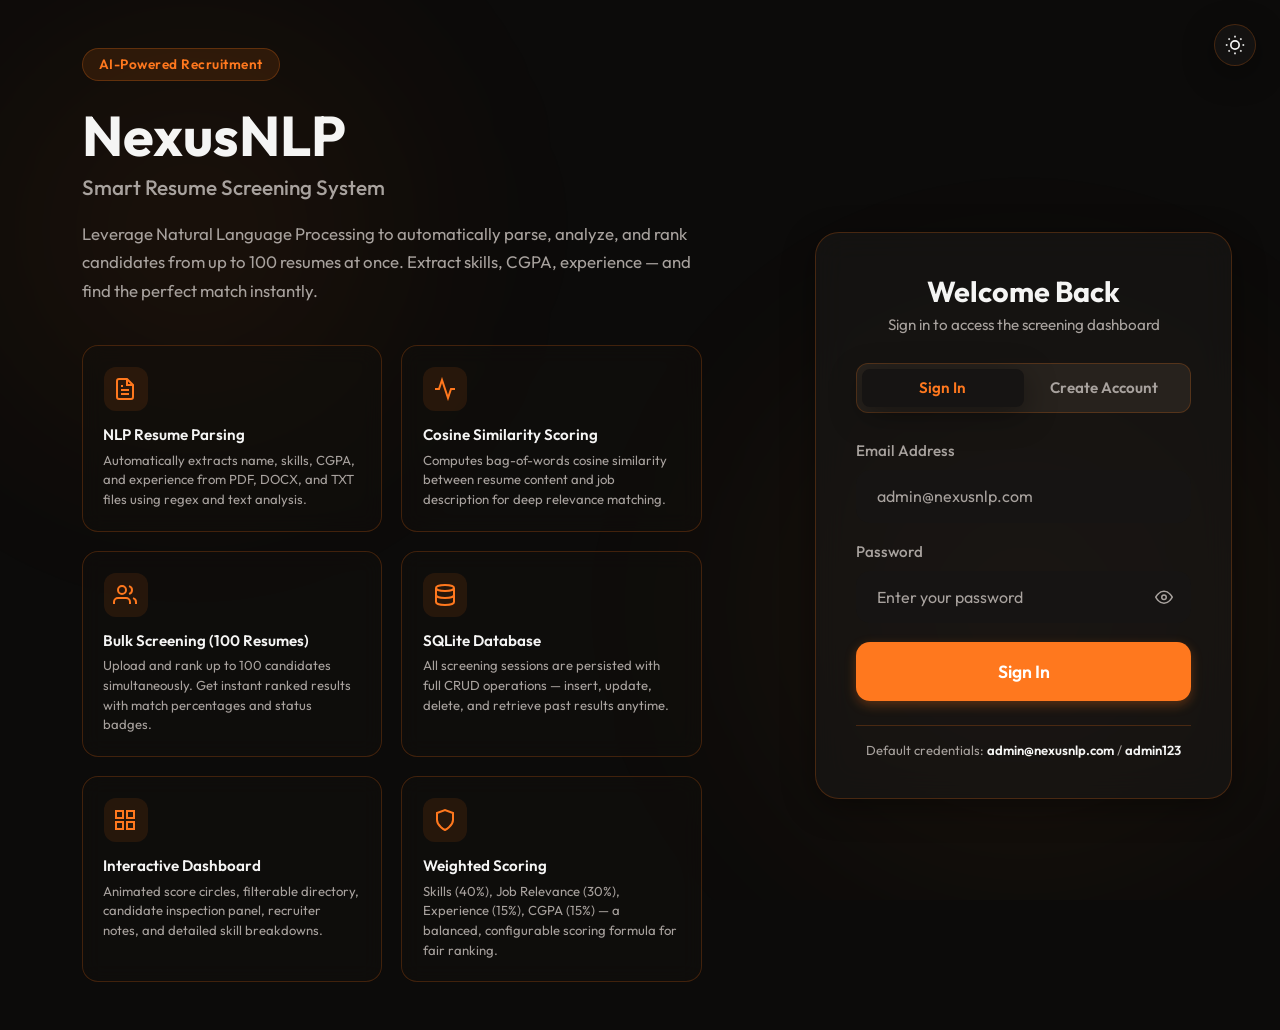
<file: index.html>
<!DOCTYPE html>
<html lang="en">

<head>
    <meta charset="UTF-8">
    <meta http-equiv="Cache-Control" content="no-cache, no-store, must-revalidate">
    <meta http-equiv="Pragma" content="no-cache">
    <meta http-equiv="Expires" content="0">
    <meta name="viewport" content="width=device-width, initial-scale=1.0">
    <title>Smart Resume Screening System</title>
    <link rel="stylesheet" href="style.css?v=1.5">
    <link href="https://fonts.googleapis.com/css2?family=Outfit:wght@300;400;500;600;700&display=swap" rel="stylesheet">
    <script>
        if ((localStorage.getItem('theme') || 'dark') === 'dark') {
            document.documentElement.classList.add('dark-theme');
        }
    </script>
</head>

<body>
    <!-- User Bar -->
    <div class="user-bar" id="user-bar">
        <div>
            <div class="user-bar-name" id="user-bar-name"></div>
            <div class="user-bar-email" id="user-bar-email"></div>
        </div>
        <button class="logout-btn" id="logout-btn">Logout</button>
    </div>

    <button id="theme-toggle" class="theme-toggle-btn" title="Toggle Theme">
        <svg class="sun-icon" width="20" height="20" viewBox="0 0 24 24" fill="none" stroke="currentColor" stroke-width="2" style="display: none;">
            <circle cx="12" cy="12" r="5"></circle>
            <line x1="12" y1="1" x2="12" y2="3"></line>
            <line x1="12" y1="21" x2="12" y2="23"></line>
            <line x1="4.22" y1="4.22" x2="5.64" y2="5.64"></line>
            <line x1="18.36" y1="18.36" x2="19.78" y2="19.78"></line>
            <line x1="1" y1="12" x2="3" y2="12"></line>
            <line x1="21" y1="12" x2="23" y2="12"></line>
            <line x1="4.22" y1="19.78" x2="5.64" y2="18.36"></line>
            <line x1="18.36" y1="5.64" x2="19.78" y2="4.22"></line>
        </svg>
        <svg class="moon-icon" width="20" height="20" viewBox="0 0 24 24" fill="none" stroke="currentColor" stroke-width="2" style="display: none;">
            <path d="M21 12.79A9 9 0 1 1 11.21 3 7 7 0 0 0 21 12.79z"></path>
        </svg>
    </button>
    <div class="background-shapes">
        <div class="shape shape-1"></div>
        <div class="shape shape-2"></div>
    </div>

    <main class="container">
        <header>
            <h1>Nexus<span class="highlight">NLP</span></h1>
            <p>Smart Resume Screening System</p>
        </header>

        <div class="app-grid">
            <div class="sidebar-column">
                <!-- Job Configuration Panel -->
                <section class="panel glass">
                    <h2>Job Requirements</h2>
                    
                    <div class="templates-section">
                        <label>Select a Job Template</label>
                        <div class="templates-grid">
                            <div class="template-card" data-template="software_engineer">
                                <div class="template-icon">
                                    <svg width="18" height="18" viewBox="0 0 24 24" fill="none" stroke="currentColor" stroke-width="2" stroke-linecap="round" stroke-linejoin="round">
                                        <rect x="2" y="3" width="20" height="14" rx="2" ry="2"></rect>
                                        <line x1="8" y1="21" x2="16" y2="21"></line>
                                        <line x1="12" y1="17" x2="12" y2="21"></line>
                                    </svg>
                                </div>
                                <span class="template-name">Software Engineer</span>
                            </div>
                            <div class="template-card" data-template="doctor">
                                <div class="template-icon">
                                    <svg width="18" height="18" viewBox="0 0 24 24" fill="none" stroke="currentColor" stroke-width="2" stroke-linecap="round" stroke-linejoin="round">
                                        <path d="M22 12h-4l-3 9L9 3l-3 9H2"></path>
                                    </svg>
                                </div>
                                <span class="template-name">Doctor</span>
                            </div>
                            <div class="template-card" data-template="nurse">
                                <div class="template-icon">
                                    <svg width="18" height="18" viewBox="0 0 24 24" fill="none" stroke="currentColor" stroke-width="2" stroke-linecap="round" stroke-linejoin="round">
                                        <path d="M12 21.35l-1.45-1.32C5.4 15.36 2 12.28 2 8.5 2 5.42 4.42 3 7.5 3c1.74 0 3.41.81 4.5 2.09C13.09 3.81 14.76 3 16.5 3 19.58 3 22 5.42 22 8.5c0 3.78-3.4 6.86-8.55 11.54L12 21.35z"></path>
                                    </svg>
                                </div>
                                <span class="template-name">Nurse</span>
                            </div>
                            <div class="template-card" data-template="lawyer">
                                <div class="template-icon">
                                    <svg width="18" height="18" viewBox="0 0 24 24" fill="none" stroke="currentColor" stroke-width="2" stroke-linecap="round" stroke-linejoin="round">
                                        <g transform="translate(0, 0)">
                                            <!-- Scale icon (gavel/balance) representation -->
                                            <line x1="12" y1="2" x2="12" y2="20"></line>
                                            <line x1="5" y1="7" x2="19" y2="7"></line>
                                            <path d="M5 7c0 4 3 6 3 6s3-2 3-6"></path>
                                            <path d="M13 7c0 4 3 6 3 6s3-2 3-6"></path>
                                            <line x1="10" y1="22" x2="14" y2="22"></line>
                                        </g>
                                    </svg>
                                </div>
                                <span class="template-name">Lawyer</span>
                            </div>
                            <div class="template-card" data-template="data_scientist">
                                <div class="template-icon">
                                    <svg width="18" height="18" viewBox="0 0 24 24" fill="none" stroke="currentColor" stroke-width="2" stroke-linecap="round" stroke-linejoin="round">
                                        <line x1="18" y1="20" x2="18" y2="10"></line>
                                        <line x1="12" y1="20" x2="12" y2="4"></line>
                                        <line x1="6" y1="20" x2="6" y2="14"></line>
                                    </svg>
                                </div>
                                <span class="template-name">Data Scientist</span>
                            </div>
                            <div class="template-card" data-template="custom">
                                <div class="template-icon">
                                    <svg width="18" height="18" viewBox="0 0 24 24" fill="none" stroke="currentColor" stroke-width="2" stroke-linecap="round" stroke-linejoin="round">
                                        <path d="M12 20h9"></path>
                                        <path d="M16.5 3.5a2.121 2.121 0 0 1 3 3L7 19l-4 1 1-4L16.5 3.5z"></path>
                                    </svg>
                                </div>
                                <span class="template-name">Other / Custom</span>
                            </div>
                        </div>
                    </div>

                    <div class="form-group">
                        <label for="job-title">Job Title</label>
                        <input type="text" id="job-title" placeholder="e.g. Senior Software Engineer" autocomplete="off">
                    </div>

                    <div class="form-group">
                        <label for="skills">Required Skills (comma separated)</label>
                        <textarea id="skills" rows="3" placeholder="e.g. Python, React, Machine Learning, AWS"></textarea>
                    </div>

                    <div class="form-row">
                        <div class="form-group">
                            <label for="min-cgpa">Minimum CGPA</label>
                            <input type="number" id="min-cgpa" step="0.1" min="0" max="10" placeholder="e.g. 7.5">
                        </div>
                        <div class="form-group">
                            <label for="experience">Min Experience (Yrs)</label>
                            <input type="number" id="experience" min="0" placeholder="e.g. 3">
                        </div>
                    </div>

                    <div class="form-group">
                        <label for="job-desc">Detailed Job Description</label>
                        <textarea id="job-desc" rows="5"
                            placeholder="Paste the full job description here for deeper NLP context matching..."></textarea>
                    </div>
                </section>

                <!-- Screening History Panel -->
                <section class="panel glass history-panel" style="margin-top: 2rem;">
                    <h2>Screening History</h2>
                    <div class="history-list" id="history-list">
                        <!-- Dynamically populated list of past jobs -->
                        <div class="empty-history">Loading history...</div>
                    </div>
                </section>
            </div>

            <!-- Upload Panel -->
            <section class="panel glass">
                <h2>Upload Resumes (Up to 100)</h2>

                <div class="upload-area" id="upload-area">
                    <div class="upload-icon">
                        <svg width="40" height="40" viewBox="0 0 24 24" fill="none" stroke="currentColor"
                            stroke-width="2" stroke-linecap="round" stroke-linejoin="round">
                            <path d="M21 15v4a2 2 0 0 1-2 2H5a2 2 0 0 1-2-2v-4"></path>
                            <polyline points="17 8 12 3 7 8"></polyline>
                            <line x1="12" y1="3" x2="12" y2="15"></line>
                        </svg>
                    </div>
                    <p class="upload-text">Drag & drop resumes here or <span class="highlight-text">browse</span></p>
                    <p class="upload-hint">Supports PDF, DOCX, TXT, PNG, JPG, JPEG (Select multiple files)</p>
                    <input type="file" id="file-input" hidden accept=".pdf,.docx,.txt,.png,.jpg,.jpeg" multiple>
                </div>

                <div class="file-display-list" id="file-display-list" style="display: none;">
                    <div class="file-list-header">
                        <span id="file-count-summary">0 files selected</span>
                        <button id="clear-all-files" class="clear-btn-text">Clear All</button>
                    </div>
                    <div class="file-items-container" id="file-items-container">
                        <!-- Dynamically populated files with delete buttons -->
                    </div>
                </div>

                <button class="primary-btn" id="analyze-btn" disabled style="margin-top: 1.5rem;">
                    <span class="btn-text">Analyze Resumes</span>
                    <div class="loader" style="display: none;"></div>
                </button>
            </section>
        </div>
    </main>
    <script src="script.js"></script>
</body>
</html>
</file>
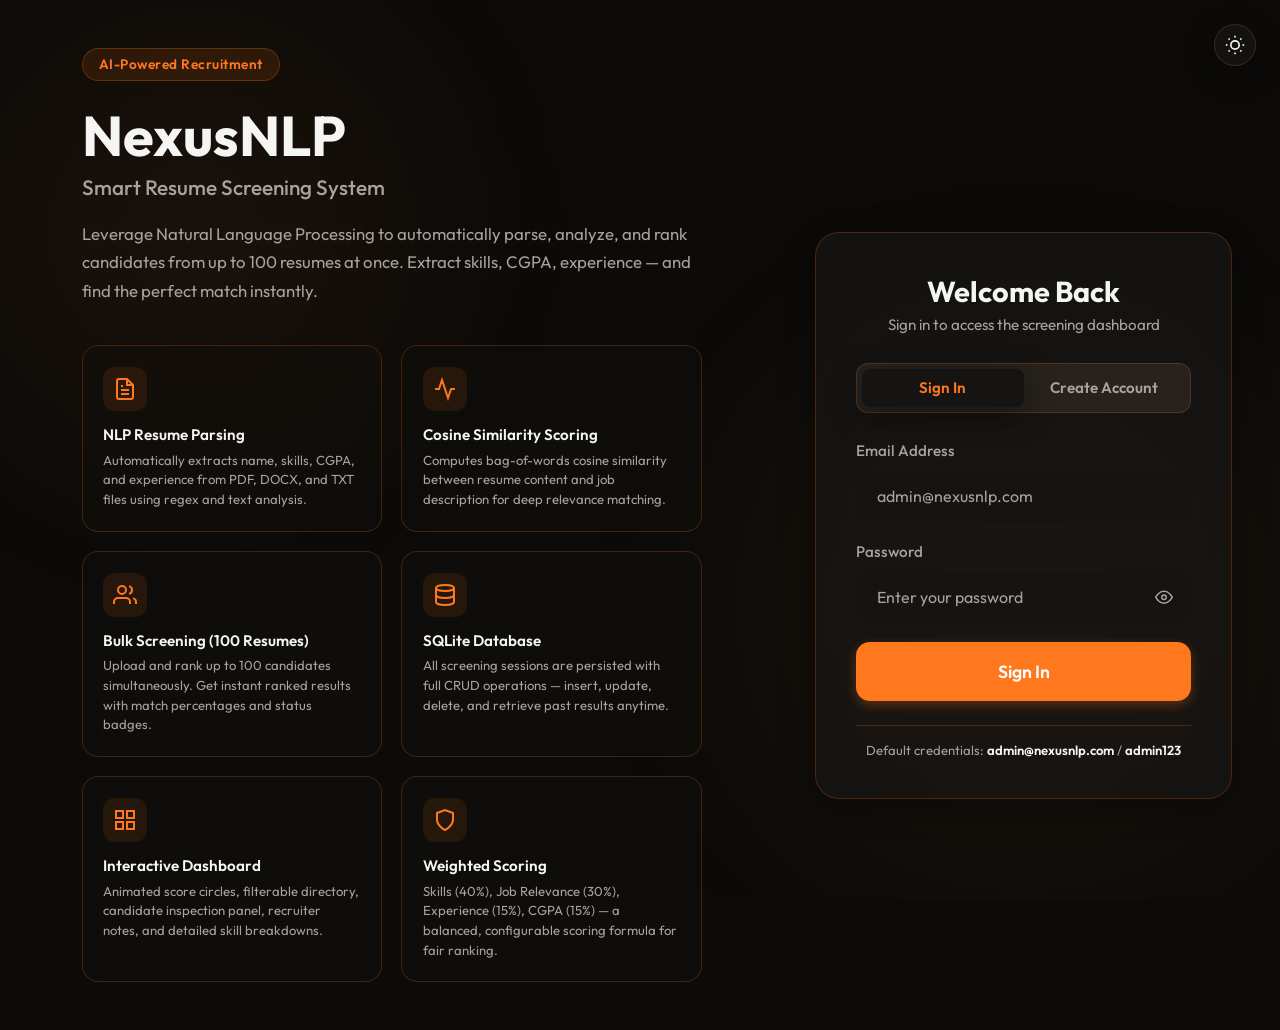
<file: dashboard.html>
<!DOCTYPE html>
<html lang="en">

<head>
    <meta charset="UTF-8">
    <meta http-equiv="Cache-Control" content="no-cache, no-store, must-revalidate">
    <meta http-equiv="Pragma" content="no-cache">
    <meta http-equiv="Expires" content="0">
    <meta name="viewport" content="width=device-width, initial-scale=1.0">
    <title>Candidate Ranking Dashboard - NexusNLP</title>
    <link rel="stylesheet" href="style.css?v=1.5">
    <link href="https://fonts.googleapis.com/css2?family=Outfit:wght@300;400;500;600;700&display=swap" rel="stylesheet">
    <script>
        if ((localStorage.getItem('theme') || 'dark') === 'dark') {
            document.documentElement.classList.add('dark-theme');
        }
    </script>
</head>

<body>
    <!-- User Bar -->
    <div class="user-bar" id="user-bar">
        <div>
            <div class="user-bar-name" id="user-bar-name"></div>
            <div class="user-bar-email" id="user-bar-email"></div>
        </div>
        <button class="logout-btn" id="logout-btn">Logout</button>
    </div>

    <button id="theme-toggle" class="theme-toggle-btn" title="Toggle Theme">
        <svg class="sun-icon" width="20" height="20" viewBox="0 0 24 24" fill="none" stroke="currentColor" stroke-width="2" style="display: none;">
            <circle cx="12" cy="12" r="5"></circle>
            <line x1="12" y1="1" x2="12" y2="3"></line>
            <line x1="12" y1="21" x2="12" y2="23"></line>
            <line x1="4.22" y1="4.22" x2="5.64" y2="5.64"></line>
            <line x1="18.36" y1="18.36" x2="19.78" y2="19.78"></line>
            <line x1="1" y1="12" x2="3" y2="12"></line>
            <line x1="21" y1="12" x2="23" y2="12"></line>
            <line x1="4.22" y1="19.78" x2="5.64" y2="18.36"></line>
            <line x1="18.36" y1="5.64" x2="19.78" y2="4.22"></line>
        </svg>
        <svg class="moon-icon" width="20" height="20" viewBox="0 0 24 24" fill="none" stroke="currentColor" stroke-width="2" style="display: none;">
            <path d="M21 12.79A9 9 0 1 1 11.21 3 7 7 0 0 0 21 12.79z"></path>
        </svg>
    </button>
    <div class="background-shapes">
        <div class="shape shape-1"></div>
        <div class="shape shape-2"></div>
    </div>

    <main class="container dashboard-container">
        <header class="dashboard-header">
            <div class="header-left">
                <button id="back-btn" class="back-btn">
                    <svg width="20" height="20" viewBox="0 0 24 24" fill="none" stroke="currentColor" stroke-width="2.5" stroke-linecap="round" stroke-linejoin="round">
                        <line x1="19" y1="12" x2="5" y2="12"></line>
                        <polyline points="12 19 5 12 12 5"></polyline>
                    </svg>
                    Back to Upload
                </button>
                <button id="delete-session-btn" class="back-btn delete-session-btn" style="background: rgba(239, 68, 68, 0.1); border-color: rgba(239, 68, 68, 0.2); color: #f87171; margin-left: 1rem;">
                    <svg width="18" height="18" viewBox="0 0 24 24" fill="none" stroke="currentColor" stroke-width="2" stroke-linecap="round" stroke-linejoin="round" style="margin-right: 0.4rem;">
                        <polyline points="3 6 5 6 21 6"></polyline>
                        <path d="M19 6v14a2 2 0 0 1-2 2H7a2 2 0 0 1-2-2V6m3 0V4a2 2 0 0 1 2-2h4a2 2 0 0 1 2 2v2"></path>
                        <line x1="10" y1="11" x2="10" y2="17"></line>
                        <line x1="14" y1="11" x2="14" y2="17"></line>
                    </svg>
                    Delete Session
                </button>
                <button id="notify-all-btn" class="back-btn" style="background: rgba(16, 185, 129, 0.1); border-color: rgba(16, 185, 129, 0.2); color: #34d399; margin-left: 1rem; display: flex; align-items: center; gap: 0.4rem;">
                    <svg width="18" height="18" viewBox="0 0 24 24" fill="none" stroke="currentColor" stroke-width="2" stroke-linecap="round" stroke-linejoin="round" style="margin-right: 0.2rem;">
                        <path d="M4 4h16c1.1 0 2 .9 2 2v12c0 1.1-.9 2-2 2H4c-1.1 0-2-.9-2-2V6c0-1.1.9-2 2-2z"></path>
                        <polyline points="22,6 12,13 2,6"></polyline>
                    </svg>
                    Notify Shortlisted (<span id="btn-shortlist-count">0</span>)
                </button>
                <div class="header-titles">
                    <h1>Nexus<span class="highlight">NLP</span> Dashboard</h1>
                    <p id="job-title-display">Screening Results</p>
                </div>
            </div>
            <div class="job-summary-card glass" id="job-summary-card">
                <!-- Short list of requirements -->
                <div><strong>Min Experience:</strong> <span id="req-exp">-</span> yrs</div>
                <div><strong>Min CGPA:</strong> <span id="req-cgpa">-</span></div>
            </div>
        </header>

        <!-- Analytics Overview Panel -->
        <section class="panel glass analytics-panel" style="margin-bottom: 2rem; padding: 1.5rem 2rem;">
            <div class="analytics-header" style="display: flex; justify-content: space-between; align-items: center; margin-bottom: 1.2rem;">
                <h2 style="font-size: 1.25rem; margin-bottom: 0; padding-bottom: 0; border: none;">Screening Analytics</h2>
                <div style="font-size: 0.85rem; color: var(--text-muted); font-weight: 500;">
                    Real-time shortlist status
                </div>
            </div>
            
            <div class="analytics-grid">
                <!-- Stat Card: Total -->
                <div class="stat-card">
                    <div class="stat-icon stat-icon-total">Σ</div>
                    <div>
                        <div class="stat-label">Total Screened</div>
                        <div id="stat-total" class="stat-number">0</div>
                    </div>
                </div>
                
                <!-- Stat Card: Shortlisted -->
                <div class="stat-card">
                    <div class="stat-icon stat-icon-shortlisted">✓</div>
                    <div>
                        <div class="stat-label">Shortlisted</div>
                        <div id="stat-shortlisted" class="stat-number stat-number-success">0</div>
                    </div>
                </div>
                
                <!-- Stat Card: Rejected -->
                <div class="stat-card">
                    <div class="stat-icon stat-icon-rejected">✗</div>
                    <div>
                        <div class="stat-label">Not Shortlisted</div>
                        <div id="stat-rejected" class="stat-number stat-number-danger">0</div>
                    </div>
                </div>
                
                <!-- Graph Container -->
                <div class="chart-container" style="background: var(--input-bg); padding: 1.2rem 1.8rem; border-radius: 16px; border: 1px solid var(--border-color); display: flex; align-items: center; gap: 1.5rem; justify-content: space-between; min-height: 160px;">
                    <div style="flex: 1;">
                        <div class="chart-header" style="font-size: 0.95rem; font-weight: 700; color: var(--text-main); margin-bottom: 0.8rem; border: none; padding-bottom: 0;">Shortlist Pipeline</div>
                        <div style="display: flex; flex-direction: column; gap: 0.5rem; font-size: 0.85rem;">
                            <div style="display: flex; align-items: center; gap: 0.5rem;">
                                <span style="width: 10px; height: 10px; border-radius: 50%; background: var(--success); display: inline-block;"></span>
                                <span>Shortlisted: <strong id="legend-shortlisted">0</strong></span>
                            </div>
                            <div style="display: flex; align-items: center; gap: 0.5rem;">
                                <span style="width: 10px; height: 10px; border-radius: 50%; background: var(--text-muted); opacity: 0.5; display: inline-block;"></span>
                                <span>Pending: <strong id="legend-pending">0</strong></span>
                            </div>
                            <div style="display: flex; align-items: center; gap: 0.5rem;">
                                <span style="width: 10px; height: 10px; border-radius: 50%; background: var(--danger); display: inline-block;"></span>
                                <span>Rejected: <strong id="legend-rejected">0</strong></span>
                            </div>
                        </div>
                    </div>
                    
                    <div class="donut-chart-wrapper" style="position: relative; width: 130px; height: 130px; flex-shrink: 0; filter: drop-shadow(0 4px 12px rgba(0,0,0,0.15));">
                        <svg width="100%" height="100%" viewBox="0 0 42 42" class="donut-chart" style="overflow: visible;">
                            <!-- Background ring -->
                            <circle class="donut-ring" cx="21" cy="21" r="15.91549430918954" fill="none" stroke="var(--border-color)" stroke-width="4.5" opacity="0.3"></circle>
                            
                            <!-- Shortlisted segment -->
                            <circle id="donut-segment-shortlisted" cx="21" cy="21" r="15.91549430918954" fill="none" stroke="var(--success)" stroke-width="5" stroke-dasharray="0 100" stroke-dashoffset="0" transform="rotate(-90 21 21)" style="transition: stroke-dasharray 0.5s ease, stroke-dashoffset 0.5s ease;"></circle>
                            
                            <!-- Pending segment -->
                            <circle id="donut-segment-pending" cx="21" cy="21" r="15.91549430918954" fill="none" stroke="var(--text-muted)" stroke-width="4.5" stroke-dasharray="100 100" stroke-dashoffset="0" transform="rotate(-90 21 21)" style="transition: stroke-dasharray 0.5s ease, stroke-dashoffset 0.5s ease; opacity: 0.5;"></circle>
                            
                            <!-- Rejected segment -->
                            <circle id="donut-segment-rejected" cx="21" cy="21" r="15.91549430918954" fill="none" stroke="var(--danger)" stroke-width="5" stroke-dasharray="0 100" stroke-dashoffset="0" transform="rotate(-90 21 21)" style="transition: stroke-dasharray 0.5s ease, stroke-dashoffset 0.5s ease;"></circle>
                        </svg>
                        <!-- Center text -->
                        <div style="position: absolute; top: 50%; left: 50%; transform: translate(-50%, -50%); text-align: center; display: flex; flex-direction: column; align-items: center; justify-content: center; line-height: 1;">
                            <span id="donut-percentage" style="font-size: 1.35rem; font-weight: 700; color: var(--text-main); margin-bottom: 2px;">0%</span>
                            <div style="font-size: 0.62rem; color: var(--text-muted); text-transform: uppercase; font-weight: 600; letter-spacing: 0.5px;">Shortlisted</div>
                        </div>
                    </div>
                </div>
            </div>
        </section>

        <div class="app-grid dashboard-grid">
            <!-- Directory Panel (Left Side) -->
            <section class="panel glass directory-panel">
                <div class="directory-header-controls">
                    <h2>Screened Candidates (<span id="total-candidates">0</span>)</h2>
                    <div class="search-box">
                        <svg class="search-icon" width="16" height="16" viewBox="0 0 24 24" fill="none" stroke="currentColor" stroke-width="2">
                            <circle cx="11" cy="11" r="8"></circle>
                            <line x1="21" y1="21" x2="16.65" y2="16.65"></line>
                        </svg>
                        <input type="text" id="search-input" placeholder="Search candidates or skills..." autocomplete="off">
                    </div>
                    <div class="filter-tabs">
                        <button class="filter-tab active" data-filter="all">All</button>
                        <button class="filter-tab" data-filter="Excellent Match">Excellent</button>
                        <button class="filter-tab" data-filter="Good Match">Good</button>
                        <button class="filter-tab" data-filter="Average/Low Match">Average/Low</button>
                    </div>
                </div>

                <div class="candidates-table-wrapper">
                    <table class="candidates-table">
                        <thead>
                            <tr>
                                <th style="width: 12%; text-align: center;">Rank</th>
                                <th style="width: 53%;">Candidate</th>
                                <th style="width: 15%; text-align: center;">Score</th>
                                <th style="width: 20%; text-align: right;">Status</th>
                            </tr>
                        </thead>
                        <tbody id="candidates-list-tbody">
                            <!-- Dynamic rows -->
                        </tbody>
                    </table>
                    <div id="no-candidates-message" class="empty-state-small" style="display: none;">
                        No candidates match the active search or filters.
                    </div>
                </div>
            </section>

            <!-- Inspection Panel (Right Side) -->
            <section class="panel glass inspection-panel" id="inspection-panel">
                <!-- Empty State -->
                <div class="empty-inspection" id="empty-inspection">
                    <div class="inspection-placeholder-icon">
                        <svg width="48" height="48" viewBox="0 0 24 24" fill="none" stroke="currentColor" stroke-width="1.5">
                            <path d="M20 21v-2a4 4 0 0 0-4-4H8a4 4 0 0 0-4 4v2"></path>
                            <circle cx="12" cy="7" r="4"></circle>
                        </svg>
                    </div>
                    <h3>Inspect Candidate</h3>
                    <p>Select any candidate from the ranked directory list on the left to inspect their matching details, parsed CGPA/experience, and custom skills breakdown.</p>
                </div>

                <!-- Inspection Details (Populated via JS) -->
                <div class="inspection-details" id="inspection-details" style="display: none;">
                    <div class="candidate-detail-header">
                        <div>
                            <h2 id="inspected-name">John Doe</h2>
                            <p id="inspected-filename">john_doe_resume.pdf</p>
                            <p id="inspected-email" style="font-size: 0.95rem; color: var(--primary); margin-top: 0.2rem; font-weight: 500;"></p>
                        </div>
                    </div>

                    <!-- Modern Tabs Navigation -->
                    <div class="inspection-tabs" style="display: flex; border-bottom: 2px solid var(--border-color); margin-top: 1.5rem; margin-bottom: 1.2rem; gap: 0.5rem;">
                        <button class="inspection-tab active" data-tab="overview" style="background: none; border: none; border-bottom: 3px solid var(--primary); color: var(--primary); font-weight: 600; font-size: 0.95rem; padding: 0.6rem 1rem; cursor: pointer; transition: all 0.2s;">Overview</button>
                        <button class="inspection-tab" data-tab="skills" style="background: none; border: none; border-bottom: 3px solid transparent; color: var(--text-muted); font-weight: 600; font-size: 0.95rem; padding: 0.6rem 1rem; cursor: pointer; transition: all 0.2s;">Skills & Metrics</button>
                        <button class="inspection-tab" data-tab="actions" style="background: none; border: none; border-bottom: 3px solid transparent; color: var(--text-muted); font-weight: 600; font-size: 0.95rem; padding: 0.6rem 1rem; cursor: pointer; transition: all 0.2s;">Action Center</button>
                    </div>

                    <!-- Tab 1: Overview -->
                    <div class="tab-pane active" id="tab-overview">
                        <div class="score-header" style="margin-top: 1rem; margin-bottom: 1.2rem;">
                            <div class="score-circle">
                                <svg viewBox="0 0 36 36" class="circular-chart">
                                    <circle class="circle-bg" cx="18" cy="18" r="15.9155" />
                                    <path class="circle" id="score-circle-path" stroke-dasharray="0, 100" d="M18 2.0845
                                        a 15.9155 15.9155 0 0 1 0 31.831
                                        a 15.9155 15.9155 0 0 1 0 -31.831" />
                                    <text x="18" y="20.35" class="percentage" id="score-text">0%</text>
                                </svg>
                            </div>
                            <div class="score-info">
                                <h3>Screening Match</h3>
                                <p id="score-status">-</p>
                            </div>
                        </div>

                        <!-- Matplotlib visual candidate profile chart -->
                        <div class="matplotlib-chart-container" style="margin-top: 1rem; text-align: center;">
                            <h3 class="details-title" style="margin-bottom: 0.6rem; font-size: 1.05rem; text-align: left;">Matplotlib Visual Profile</h3>
                            <img id="inspected-chart" src="" alt="Candidate Metrics Chart" style="width: 100%; border-radius: 12px; border: 1px solid var(--border-color); background: var(--input-bg); min-height: 180px;">
                        </div>

                        <div class="summary-section" id="summary-section" style="margin-top: 1.2rem; background: var(--input-bg); padding: 1.2rem; border-radius: 14px; border: 1px solid var(--border-color);">
                            <h3 class="details-title" style="margin-bottom: 0.5rem; font-size: 1.05rem;">AI Candidate Summary</h3>
                            <p id="inspected-summary" style="font-size: 0.95rem; line-height: 1.6; color: var(--text-main); font-style: italic;"></p>
                        </div>

                        <!-- Original Resume View Button -->
                        <div style="margin-top: 1.2rem;">
                            <a id="btn-view-resume" class="back-btn" target="_blank" style="display: flex; align-items: center; justify-content: center; gap: 0.5rem; width: 100%; text-decoration: none; padding: 0.8rem 1rem; box-shadow: var(--glass-shadow); font-weight: 600;">
                                <svg width="18" height="18" viewBox="0 0 24 24" fill="none" stroke="currentColor" stroke-width="2" stroke-linecap="round" stroke-linejoin="round">
                                    <path d="M14 2H6a2 2 0 0 0-2 2v16a2 2 0 0 0 2 2h12a2 2 0 0 0 2-2V8z"></path>
                                    <polyline points="14 2 14 8 20 8"></polyline>
                                    <line x1="16" y1="13" x2="8" y2="13"></line>
                                    <line x1="16" y1="17" x2="8" y2="17"></line>
                                </svg>
                                View Original Resume
                            </a>
                        </div>

                        <!-- Shortlist Decision Section -->
                        <div class="decision-section" style="margin-top: 1.2rem; border-top: 1px solid var(--border-color); padding-top: 1.2rem;">
                            <h3 class="details-title" style="margin-bottom: 0.8rem;">Shortlist Decision</h3>
                            <div class="decision-buttons" style="display: flex; gap: 1rem;">
                                <button id="btn-shortlist" class="decision-btn btn-shortlist" title="Shortlist Candidate">
                                    <svg width="18" height="18" viewBox="0 0 24 24" fill="none" stroke="currentColor" stroke-width="2.5" stroke-linecap="round" stroke-linejoin="round" style="margin-right: 0.4rem;">
                                        <polyline points="20 6 9 17 4 12"></polyline>
                                    </svg>
                                    Shortlist
                                </button>
                                <button id="btn-reject" class="decision-btn btn-reject" title="Reject Candidate">
                                    <svg width="18" height="18" viewBox="0 0 24 24" fill="none" stroke="currentColor" stroke-width="2.5" stroke-linecap="round" stroke-linejoin="round" style="margin-right: 0.4rem;">
                                        <line x1="18" y1="6" x2="6" y2="18"></line>
                                        <line x1="6" y1="6" x2="18" y2="18"></line>
                                    </svg>
                                    Reject
                                </button>
                            </div>
                        </div>
                    </div>

                    <!-- Tab 2: Skills & Metrics -->
                    <div class="tab-pane" id="tab-skills" style="display: none;">
                        <div class="metrics-container" style="display: grid; grid-template-columns: 1fr; gap: 1.5rem; margin-top: 1rem;">
                            <!-- Progress Bars -->
                            <div class="metrics-grid" style="display: flex; flex-direction: column; gap: 1.2rem;">
                                <div class="metric">
                                    <span class="metric-label">Skills Match <span class="metric-value"></span></span>
                                    <div class="progress-bar">
                                        <div class="progress" style="width: 0%;"></div>
                                    </div>
                                </div>
                                <div class="metric">
                                    <span class="metric-label">Project Relevance <span class="metric-value"></span></span>
                                    <div class="progress-bar">
                                        <div class="progress" style="width: 0%;"></div>
                                    </div>
                                </div>
                                <div class="metric">
                                    <span class="metric-label">Experience Check <span class="metric-value"></span></span>
                                    <div class="progress-bar">
                                        <div class="progress" style="width: 0%;"></div>
                                    </div>
                                </div>
                                <div class="metric">
                                    <span class="metric-label">CGPA Requirement <span class="metric-value"></span></span>
                                    <div class="progress-bar">
                                        <div class="progress" style="width: 0%;"></div>
                                    </div>
                                </div>
                            </div>
                            
                            <!-- Radar Profile Visual Chart -->
                            <div class="radar-chart-card" style="background: var(--input-bg); border-radius: 16px; border: 1px solid var(--border-color); padding: 1rem; display: flex; justify-content: center; align-items: center; max-width: 250px; margin: 0 auto; aspect-ratio: 1/1;">
                                <svg width="100%" height="100%" viewBox="0 0 120 120" style="overflow: visible;">
                                    <!-- Grid Lines -->
                                    <polygon points="60,20 100,60 60,100 20,60" fill="none" stroke="var(--border-color)" stroke-width="0.5" stroke-dasharray="2,2" />
                                    <polygon points="60,30 90,60 60,90 30,60" fill="none" stroke="var(--border-color)" stroke-width="0.5" stroke-dasharray="2,2" />
                                    <polygon points="60,40 80,60 60,80 40,60" fill="none" stroke="var(--border-color)" stroke-width="0.5" stroke-dasharray="2,2" />
                                    <polygon points="60,50 70,60 60,70 50,60" fill="none" stroke="var(--border-color)" stroke-width="0.5" stroke-dasharray="2,2" />
                                    
                                    <!-- Axes Lines -->
                                    <line x1="60" y1="15" x2="60" y2="105" stroke="var(--border-color)" stroke-width="0.5" />
                                    <line x1="15" y1="60" x2="105" y2="60" stroke="var(--border-color)" stroke-width="0.5" />
                                    
                                    <!-- Labels -->
                                    <text x="60" y="12" text-anchor="middle" font-size="5" fill="var(--text-muted)" font-weight="600">SKILLS</text>
                                    <text x="108" y="62" text-anchor="start" font-size="5" fill="var(--text-muted)" font-weight="600">RELEVANCE</text>
                                    <text x="60" y="112" text-anchor="middle" font-size="5" fill="var(--text-muted)" font-weight="600">EXP</text>
                                    <text x="12" y="62" text-anchor="end" font-size="5" fill="var(--text-muted)" font-weight="600">CGPA</text>
                                    
                                    <!-- Candidate Area Polygon -->
                                    <polygon id="radar-polygon" points="60,60 60,60 60,60 60,60" fill="rgba(249, 115, 22, 0.25)" stroke="var(--primary)" stroke-width="1.5" style="transition: points 0.8s cubic-bezier(0.4, 0, 0.2, 1); filter: drop-shadow(0 2px 4px rgba(249, 115, 22, 0.15));" />
                                    
                                    <!-- Markers -->
                                    <circle id="radar-dot-skills" cx="60" cy="60" r="2.5" fill="var(--primary)" style="transition: cy 0.8s cubic-bezier(0.4, 0, 0.2, 1);" />
                                    <circle id="radar-dot-relevance" cx="60" cy="60" r="2.5" fill="var(--primary)" style="transition: cx 0.8s cubic-bezier(0.4, 0, 0.2, 1);" />
                                    <circle id="radar-dot-exp" cx="60" cy="60" r="2.5" fill="var(--primary)" style="transition: cy 0.8s cubic-bezier(0.4, 0, 0.2, 1);" />
                                    <circle id="radar-dot-cgpa" cx="60" cy="60" r="2.5" fill="var(--primary)" style="transition: cx 0.8s cubic-bezier(0.4, 0, 0.2, 1);" />
                                </svg>
                            </div>
                        </div>

                        <div class="details-report" id="details-report" style="margin-top: 1.5rem;">
                            <h3 class="details-title">Screening Breakdown</h3>
                            <div class="details-grid" style="display: flex; flex-direction: column; gap: 1rem;">
                                <div class="details-card">
                                    <h4>Skills Check</h4>
                                    <div id="skills-list-container"></div>
                                </div>
                                <div class="details-card">
                                    <h4>Requirements Check</h4>
                                    <div id="requirements-list-container"></div>
                                </div>
                            </div>
                        </div>
                    </div>

                    <!-- Tab 3: Action Center -->
                    <div class="tab-pane" id="tab-actions" style="display: none;">
                        <!-- Email Notification Section -->
                        <div id="email-notification-section" style="margin-top: 1rem;">
                            <h3 class="details-title" style="margin-bottom: 0.8rem;">Shortlist Notification</h3>
                            <div style="display: flex; flex-direction: column; gap: 0.8rem;">
                                <div class="form-row" style="display: flex; flex-direction: column; gap: 0.8rem; margin-bottom: 0.5rem;">
                                    <div class="form-group" style="margin-bottom: 0;">
                                        <label for="candidate-email-input">Candidate Email Address</label>
                                        <input type="email" id="candidate-email-input" placeholder="candidate@example.com" autocomplete="off" style="padding: 0.6rem 1rem !important; font-size: 0.95rem !important;">
                                    </div>
                                    <div class="form-group" style="margin-bottom: 0;">
                                        <label for="company-name-input">Company Name</label>
                                        <input type="text" id="company-name-input" placeholder="e.g. Nexus Corp" value="NexusNLP" autocomplete="off" style="padding: 0.6rem 1rem !important; font-size: 0.95rem !important;">
                                    </div>
                                </div>
                                <button id="btn-send-email" class="primary-btn" style="width: 100%; margin-bottom: 0; padding: 0.8rem 1.2rem; font-size: 0.95rem; border-radius: 10px; display: inline-flex; align-items: center; justify-content: center; gap: 0.5rem;">
                                    <svg width="16" height="16" viewBox="0 0 24 24" fill="none" stroke="currentColor" stroke-width="2" stroke-linecap="round" stroke-linejoin="round">
                                        <path d="M4 4h16c1.1 0 2 .9 2 2v12c0 1.1-.9 2-2 2H4c-1.1 0-2-.9-2-2V6c0-1.1.9-2 2-2z"></path>
                                        <polyline points="22,6 12,13 2,6"></polyline>
                                    </svg>
                                    <span class="btn-text">Send Shortlist Email</span>
                                    <div class="loader" style="display: none; width: 16px; height: 16px; border-width: 2px; border-top-color: white;"></div>
                                </button>
                                <p id="email-status-msg" style="font-size: 0.85rem; display: none; font-weight: 500;"></p>
                            </div>
                        </div>

                        <!-- Candidate Notes Section & Delete Actions -->
                        <div class="candidate-actions" style="margin-top: 1.5rem; border-top: 1px solid var(--border-color); padding-top: 1.5rem;">
                            <h3 class="details-title" style="margin-bottom: 0.8rem;">Recruiter Notes</h3>
                            <textarea id="candidate-notes" rows="4" placeholder="Add custom screening notes, interview feedback, or remarks here..." style="width: 100%; border: 1px solid var(--border-color); padding: 0.8rem; border-radius: 10px; background: rgba(0,0,0,0.1); color: var(--text-main); font-family: inherit; font-size: 0.95rem; resize: vertical;"></textarea>
                            <div style="display: flex; gap: 1rem; margin-top: 1rem; justify-content: space-between; align-items: center;">
                                <button id="delete-candidate-btn" class="back-btn" style="background: rgba(239, 68, 68, 0.1); border-color: rgba(239, 68, 68, 0.2); color: #f87171; font-size: 0.9rem; padding: 0.6rem 1rem; margin: 0; transform: none;">
                                    Delete Candidate
                                </button>
                                <button id="save-notes-btn" class="primary-btn" style="width: auto; padding: 0.6rem 1.5rem; font-size: 0.9rem; border-radius: 10px; margin: 0;">
                                    <span class="btn-text">Save Notes</span>
                                </button>
                            </div>
                        </div>
                    </div>
                </div>
            </section>
        </div>
    </main>

    <!-- Bulk Email Modal -->
    <div id="bulk-email-modal" class="modal-overlay" style="display: none;">
        <div class="modal-content glass">
            <div class="modal-header" style="display: flex; justify-content: space-between; align-items: center; border-bottom: 1px solid var(--border-color); padding-bottom: 0.8rem; margin-bottom: 1.2rem;">
                <h2 style="font-size: 1.4rem; font-weight: 600; color: var(--text-main); margin: 0;">Bulk Shortlist Notifications</h2>
                <button id="close-modal-btn" class="icon-btn" title="Close Modal" style="border-radius: 50%; width: 32px; height: 32px; font-size: 1.2rem; line-height: 1; display: flex; align-items: center; justify-content: center; background: rgba(0,0,0,0.1); border: 1px solid var(--border-color); color: var(--text-muted); cursor: pointer; transition: all 0.2s;">&times;</button>
            </div>
            
            <!-- SMTP Status Notification Banner -->
            <div id="modal-smtp-banner" class="smtp-banner" style="display: flex; align-items: center; gap: 0.8rem; padding: 0.8rem 1rem; border-radius: 12px; margin-bottom: 1.2rem; background: rgba(245, 158, 11, 0.08); border: 1px solid rgba(245, 158, 11, 0.2); font-size: 0.9rem;">
                <span class="banner-badge" id="smtp-banner-badge" style="padding: 0.2rem 0.6rem; border-radius: 20px; font-weight: 600; font-size: 0.75rem; text-transform: uppercase; letter-spacing: 0.5px; background: rgba(245, 158, 11, 0.2); color: var(--warning);">Checking...</span>
                <span class="banner-text" id="smtp-banner-text" style="color: var(--text-main); font-weight: 500;">Verifying SMTP configuration...</span>
            </div>

            <div class="form-group" style="margin-bottom: 1.2rem;">
                <label for="bulk-company-name-input">Company Name</label>
                <input type="text" id="bulk-company-name-input" placeholder="e.g. Nexus Corp" value="NexusNLP" autocomplete="off" style="padding: 0.6rem 1rem !important; font-size: 0.95rem !important;">
            </div>

            <h3 class="details-title" style="margin-bottom: 0.3rem; font-size: 1.05rem;">Shortlisted Candidates (<span id="modal-candidates-count">0</span>)</h3>
            <p class="upload-hint" style="margin-bottom: 1rem; font-size: 0.85rem;">Verify or edit candidate email addresses before sending notifications.</p>

            <div class="modal-candidates-list-wrapper" style="max-height: 250px; overflow-y: auto; border: 1px solid var(--border-color); border-radius: 14px; background: var(--input-bg); margin-bottom: 1rem; padding: 0.5rem 1rem;">
                <table class="modal-candidates-table" style="width: 100%; border-collapse: collapse;">
                    <thead>
                        <tr style="border-bottom: 1px solid var(--border-color); color: var(--text-muted); font-size: 0.8rem; text-transform: uppercase; letter-spacing: 0.5px;">
                            <th style="width: 40%; text-align: left; padding: 0.6rem 0;">Candidate</th>
                            <th style="width: 45%; text-align: left; padding: 0.6rem 0;">Email Address</th>
                            <th style="width: 15%; text-align: right; padding: 0.6rem 0;">Status</th>
                        </tr>
                    </thead>
                    <tbody id="modal-candidates-tbody">
                        <!-- Populated via JS -->
                    </tbody>
                </table>
            </div>

            <!-- Progress Bar -->
            <div id="bulk-progress-container" style="display: none; margin-top: 1.5rem;">
                <div style="display: flex; justify-content: space-between; font-size: 0.9rem; font-weight: 500; margin-bottom: 0.4rem;">
                    <span id="bulk-progress-label">Sending emails...</span>
                    <span id="bulk-progress-percent">0%</span>
                </div>
                <div class="progress-bar" style="height: 8px; background: var(--secondary); border-radius: 6px; overflow: hidden; width: 100%;">
                    <div id="bulk-progress-bar" class="progress" style="width: 0%; height: 100%; background: var(--primary); transition: width 0.3s ease;"></div>
                </div>
            </div>

            <div class="modal-footer" style="display: flex; justify-content: flex-end; gap: 1rem; margin-top: 1.5rem; border-top: 1px solid var(--border-color); padding-top: 1.2rem;">
                <button id="bulk-cancel-btn" class="back-btn" style="margin: 0; padding: 0.6rem 1.2rem; transform: none; box-shadow: none;">Cancel</button>
                <button id="bulk-send-btn" class="primary-btn" style="width: auto; margin: 0; padding: 0.6rem 1.5rem; font-size: 0.95rem; border-radius: 12px; display: inline-flex; align-items: center; gap: 0.5rem; box-shadow: 0 4px 12px rgba(249, 115, 22, 0.25);">
                    <span class="btn-text">Send Notifications</span>
                    <div class="loader" style="display: none; width: 16px; height: 16px; border-width: 2px; border-top-color: white;"></div>
                </button>
            </div>
        </div>
    </div>

    <script src="dashboard.js"></script>
</body>

</html>
</file>
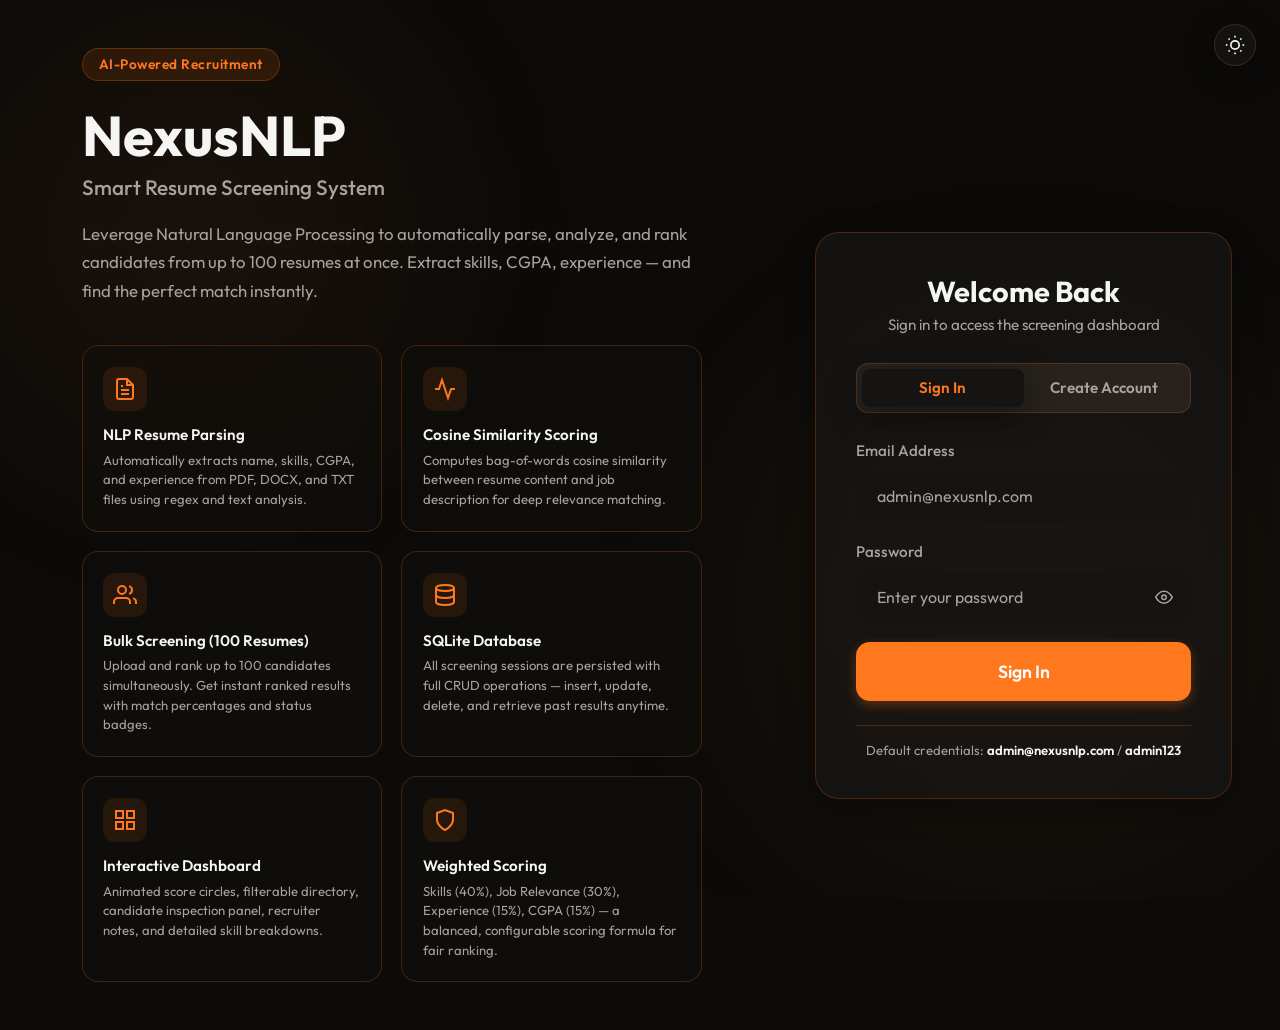
<file: login.html>
<!DOCTYPE html>
<html lang="en">

<head>
    <meta charset="UTF-8">
    <meta http-equiv="Cache-Control" content="no-cache, no-store, must-revalidate">
    <meta http-equiv="Pragma" content="no-cache">
    <meta http-equiv="Expires" content="0">
    <meta name="viewport" content="width=device-width, initial-scale=1.0">
    <title>NexusNLP — Smart Resume Screening System</title>
    <meta name="description" content="AI-powered resume screening system using NLP to rank and evaluate candidates automatically.">
    <link rel="stylesheet" href="style.css?v=1.5">
    <link href="https://fonts.googleapis.com/css2?family=Outfit:wght@300;400;500;600;700&display=swap" rel="stylesheet">
    <script>
        if ((localStorage.getItem('theme') || 'dark') === 'dark') {
            document.documentElement.classList.add('dark-theme');
        }
    </script>
</head>

<body>
    <button id="theme-toggle" class="theme-toggle-btn" title="Toggle Theme">
        <svg class="sun-icon" width="20" height="20" viewBox="0 0 24 24" fill="none" stroke="currentColor" stroke-width="2" style="display: none;">
            <circle cx="12" cy="12" r="5"></circle>
            <line x1="12" y1="1" x2="12" y2="3"></line>
            <line x1="12" y1="21" x2="12" y2="23"></line>
            <line x1="4.22" y1="4.22" x2="5.64" y2="5.64"></line>
            <line x1="18.36" y1="18.36" x2="19.78" y2="19.78"></line>
            <line x1="1" y1="12" x2="3" y2="12"></line>
            <line x1="21" y1="12" x2="23" y2="12"></line>
            <line x1="4.22" y1="19.78" x2="5.64" y2="18.36"></line>
            <line x1="18.36" y1="5.64" x2="19.78" y2="4.22"></line>
        </svg>
        <svg class="moon-icon" width="20" height="20" viewBox="0 0 24 24" fill="none" stroke="currentColor" stroke-width="2" style="display: none;">
            <path d="M21 12.79A9 9 0 1 1 11.21 3 7 7 0 0 0 21 12.79z"></path>
        </svg>
    </button>

    <div class="background-shapes">
        <div class="shape shape-1"></div>
        <div class="shape shape-2"></div>
    </div>

    <main class="login-page">
        <!-- Hero Section -->
        <section class="hero-section">
            <div class="hero-content">
                <div class="hero-badge">AI-Powered Recruitment</div>
                <h1>Nexus<span class="highlight">NLP</span></h1>
                <p class="hero-subtitle">Smart Resume Screening System</p>
                <p class="hero-description">
                    Leverage Natural Language Processing to automatically parse, analyze, and rank candidates 
                    from up to 100 resumes at once. Extract skills, CGPA, experience — and find the perfect match instantly.
                </p>

                <!-- Feature Cards -->
                <div class="feature-cards">
                    <div class="feature-card">
                        <div class="feature-icon">
                            <svg width="24" height="24" viewBox="0 0 24 24" fill="none" stroke="currentColor" stroke-width="2">
                                <path d="M14 2H6a2 2 0 0 0-2 2v16a2 2 0 0 0 2 2h12a2 2 0 0 0 2-2V8z"></path>
                                <polyline points="14 2 14 8 20 8"></polyline>
                                <line x1="16" y1="13" x2="8" y2="13"></line>
                                <line x1="16" y1="17" x2="8" y2="17"></line>
                                <polyline points="10 9 9 9 8 9"></polyline>
                            </svg>
                        </div>
                        <h3>NLP Resume Parsing</h3>
                        <p>Automatically extracts name, skills, CGPA, and experience from PDF, DOCX, and TXT files using regex and text analysis.</p>
                    </div>
                    <div class="feature-card">
                        <div class="feature-icon">
                            <svg width="24" height="24" viewBox="0 0 24 24" fill="none" stroke="currentColor" stroke-width="2">
                                <polyline points="22 12 18 12 15 21 9 3 6 12 2 12"></polyline>
                            </svg>
                        </div>
                        <h3>Cosine Similarity Scoring</h3>
                        <p>Computes bag-of-words cosine similarity between resume content and job description for deep relevance matching.</p>
                    </div>
                    <div class="feature-card">
                        <div class="feature-icon">
                            <svg width="24" height="24" viewBox="0 0 24 24" fill="none" stroke="currentColor" stroke-width="2">
                                <path d="M17 21v-2a4 4 0 0 0-4-4H5a4 4 0 0 0-4 4v2"></path>
                                <circle cx="9" cy="7" r="4"></circle>
                                <path d="M23 21v-2a4 4 0 0 0-3-3.87"></path>
                                <path d="M16 3.13a4 4 0 0 1 0 7.75"></path>
                            </svg>
                        </div>
                        <h3>Bulk Screening (100 Resumes)</h3>
                        <p>Upload and rank up to 100 candidates simultaneously. Get instant ranked results with match percentages and status badges.</p>
                    </div>
                    <div class="feature-card">
                        <div class="feature-icon">
                            <svg width="24" height="24" viewBox="0 0 24 24" fill="none" stroke="currentColor" stroke-width="2">
                                <ellipse cx="12" cy="5" rx="9" ry="3"></ellipse>
                                <path d="M21 12c0 1.66-4 3-9 3s-9-1.34-9-3"></path>
                                <path d="M3 5v14c0 1.66 4 3 9 3s9-1.34 9-3V5"></path>
                            </svg>
                        </div>
                        <h3>SQLite Database</h3>
                        <p>All screening sessions are persisted with full CRUD operations — insert, update, delete, and retrieve past results anytime.</p>
                    </div>
                    <div class="feature-card">
                        <div class="feature-icon">
                            <svg width="24" height="24" viewBox="0 0 24 24" fill="none" stroke="currentColor" stroke-width="2">
                                <rect x="3" y="3" width="7" height="7"></rect>
                                <rect x="14" y="3" width="7" height="7"></rect>
                                <rect x="14" y="14" width="7" height="7"></rect>
                                <rect x="3" y="14" width="7" height="7"></rect>
                            </svg>
                        </div>
                        <h3>Interactive Dashboard</h3>
                        <p>Animated score circles, filterable directory, candidate inspection panel, recruiter notes, and detailed skill breakdowns.</p>
                    </div>
                    <div class="feature-card">
                        <div class="feature-icon">
                            <svg width="24" height="24" viewBox="0 0 24 24" fill="none" stroke="currentColor" stroke-width="2">
                                <path d="M12 22s8-4 8-10V5l-8-3-8 3v7c0 6 8 10 8 10z"></path>
                            </svg>
                        </div>
                        <h3>Weighted Scoring</h3>
                        <p>Skills (40%), Job Relevance (30%), Experience (15%), CGPA (15%) — a balanced, configurable scoring formula for fair ranking.</p>
                    </div>
                </div>
            </div>
        </section>

        <!-- Login Section -->
        <section class="login-section">
            <div class="login-card glass">
                <div class="login-card-header">
                    <h2>Welcome Back</h2>
                    <p>Sign in to access the screening dashboard</p>
                </div>

                <!-- Tab Switcher -->
                <div class="auth-tabs">
                    <button class="auth-tab active" data-tab="login">Sign In</button>
                    <button class="auth-tab" data-tab="register">Create Account</button>
                </div>

                <!-- Login Form -->
                <form id="login-form" class="auth-form">
                    <div class="form-group">
                        <label for="login-email">Email Address</label>
                        <input type="email" id="login-email" placeholder="admin@nexusnlp.com" autocomplete="email" required>
                    </div>
                    <div class="form-group">
                        <label for="login-password">Password</label>
                        <div class="password-wrapper">
                            <input type="password" id="login-password" placeholder="Enter your password" autocomplete="current-password" required>
                            <button type="button" class="toggle-pw-btn" data-target="login-password" title="Show password">
                                <svg width="18" height="18" viewBox="0 0 24 24" fill="none" stroke="currentColor" stroke-width="2">
                                    <path d="M1 12s4-8 11-8 11 8 11 8-4 8-11 8-11-8-11-8z"></path>
                                    <circle cx="12" cy="12" r="3"></circle>
                                </svg>
                            </button>
                        </div>
                    </div>
                    <div id="login-error" class="auth-error" style="display: none;"></div>
                    <button type="submit" class="primary-btn auth-submit-btn" id="login-btn">
                        <span class="btn-text">Sign In</span>
                        <div class="loader" style="display: none;"></div>
                    </button>
                </form>

                <!-- Register Form -->
                <form id="register-form" class="auth-form" style="display: none;">
                    <div class="form-group">
                        <label for="register-name">Full Name</label>
                        <input type="text" id="register-name" placeholder="Your full name" autocomplete="name" required>
                    </div>
                    <div class="form-group">
                        <label for="register-email">Email Address</label>
                        <input type="email" id="register-email" placeholder="you@example.com" autocomplete="email" required>
                    </div>
                    <div class="form-group">
                        <label for="register-password">Password</label>
                        <div class="password-wrapper">
                            <input type="password" id="register-password" placeholder="Min 6 characters" autocomplete="new-password" required minlength="6">
                            <button type="button" class="toggle-pw-btn" data-target="register-password" title="Show password">
                                <svg width="18" height="18" viewBox="0 0 24 24" fill="none" stroke="currentColor" stroke-width="2">
                                    <path d="M1 12s4-8 11-8 11 8 11 8-4 8-11 8-11-8-11-8z"></path>
                                    <circle cx="12" cy="12" r="3"></circle>
                                </svg>
                            </button>
                        </div>
                    </div>
                    <div id="register-error" class="auth-error" style="display: none;"></div>
                    <div id="register-success" class="auth-success" style="display: none;"></div>
                    <button type="submit" class="primary-btn auth-submit-btn" id="register-btn">
                        <span class="btn-text">Create Account</span>
                        <div class="loader" style="display: none;"></div>
                    </button>
                </form>

                <div class="login-footer">
                    <p>Default credentials: <strong>admin@nexusnlp.com</strong> / <strong>admin123</strong></p>
                </div>
            </div>
        </section>
    </main>

    <script src="login.js"></script>
</body>

</html>
</file>
<file: style.css>
:root {
    /* Light Mode - Warm premium styling */
    --bg-color: #fdfaf7;
    --panel-bg: rgba(255, 255, 255, 0.7);
    --border-color: rgba(249, 115, 22, 0.18);
    --primary: #f97316;
    --primary-hover: #ea580c;
    --secondary: #ffedd5;
    --text-main: #292524;
    --text-muted: #78716c;
    --success: #10b981;
    --warning: #f59e0b;
    --danger: #ef4444;
    --input-bg: #ffffff;
    --card-bg: rgba(255, 255, 255, 0.5);
    --glass-shadow: 0 8px 32px 0 rgba(249, 115, 22, 0.06);
}

.dark-theme {
    /* Dark Mode - Glowing carbon neon orange */
    --bg-color: #0c0b0a;
    --panel-bg: rgba(26, 24, 22, 0.65);
    --border-color: rgba(249, 115, 22, 0.22);
    --primary: #ff781e;
    --primary-hover: #e05e0a;
    --secondary: #27221d;
    --text-main: #f5f5f4;
    --text-muted: #a8a29e;
    --success: #34d399;
    --warning: #fbbf24;
    --danger: #f87171;
    --input-bg: #161413;
    --card-bg: rgba(18, 16, 15, 0.45);
    --glass-shadow: 0 8px 32px 0 rgba(0, 0, 0, 0.4);
}

/* Floating Theme Toggle Button */
.theme-toggle-btn {
    position: fixed;
    top: 1.5rem;
    right: 1.5rem;
    z-index: 1000;
    width: 42px;
    height: 42px;
    border-radius: 50%;
    background: var(--panel-bg);
    border: 1px solid var(--border-color);
    color: var(--text-main);
    cursor: pointer;
    display: flex;
    align-items: center;
    justify-content: center;
    box-shadow: var(--glass-shadow);
    backdrop-filter: blur(8px);
    -webkit-backdrop-filter: blur(8px);
    transition: all 0.3s cubic-bezier(0.4, 0, 0.2, 1);
}

.theme-toggle-btn:hover {
    transform: scale(1.1) rotate(15deg);
    background: var(--primary);
    color: #ffffff;
    border-color: var(--primary);
}

* {
    margin: 0;
    padding: 0;
    box-sizing: border-box;
    font-family: 'Outfit', sans-serif;
}

body {
    background-color: var(--bg-color);
    color: var(--text-main);
    min-height: 100vh;
    position: relative;
    overflow-x: hidden;
    transition: background-color 0.4s ease, color 0.4s ease;
}

/* Background Shapes */
.background-shapes {
    position: fixed;
    top: 0;
    left: 0;
    width: 100%;
    height: 100%;
    z-index: -1;
    overflow: hidden;
}

.shape {
    position: absolute;
    filter: blur(100px);
    border-radius: 50%;
    opacity: 0.6;
}

.shape-1 {
    top: -10%;
    left: -10%;
    width: 50vw;
    height: 50vw;
    background: radial-gradient(circle, rgba(249, 115, 22, 0.15) 0%, rgba(249, 115, 22, 0) 70%);
}

.shape-2 {
    bottom: -10%;
    right: -10%;
    width: 60vw;
    height: 60vw;
    background: radial-gradient(circle, rgba(251, 146, 60, 0.15) 0%, rgba(251, 146, 60, 0) 70%);
}

.container {
    max-width: 1100px;
    margin: 0 auto;
    padding: 6.5rem 1.5rem 3rem 1.5rem;
}

header {
    text-align: center;
    margin-bottom: 3.5rem;
}

header h1 {
    font-size: 2.8rem;
    font-weight: 700;
    color: var(--text-main);
    letter-spacing: -0.5px;
}

header .highlight {
    color: var(--primary);
}

header p {
    color: var(--text-muted);
    font-size: 1.1rem;
    margin-top: 0.5rem;
    font-weight: 500;
}

.app-grid {
    display: grid;
    grid-template-columns: 1fr 1fr;
    gap: 2.5rem;
}

@media (max-width: 850px) {
    .app-grid {
        grid-template-columns: 1fr;
    }
}

.glass {
    background: var(--panel-bg);
    border: 1px solid var(--border-color);
    border-radius: 24px;
    padding: 2.5rem;
    box-shadow: var(--glass-shadow); 
    backdrop-filter: blur(16px);
    -webkit-backdrop-filter: blur(16px);
    transition: all 0.3s cubic-bezier(0.4, 0, 0.2, 1);
}

.panel h2 {
    font-size: 1.4rem;
    margin-bottom: 1.5rem;
    font-weight: 600;
    color: var(--text-main);
    border-bottom: 2px solid var(--border-color);
    padding-bottom: 0.8rem;
}

.form-group {
    margin-bottom: 1.5rem;
}

.form-row {
    display: flex;
    gap: 1.5rem;
}

.form-row .form-group {
    flex: 1;
}

label {
    display: block;
    margin-bottom: 0.6rem;
    color: var(--text-muted);
    font-size: 0.95rem;
    font-weight: 500;
}

input[type="text"],
input[type="number"],
input[type="email"],
input[type="password"],
textarea {
    width: 100% !important;
    background: var(--input-bg) !important;
    border: 2px solid transparent !important;
    color: var(--text-main) !important;
    padding: 0.9rem 1.2rem !important;
    border-radius: 14px !important;
    font-size: 1rem !important;
    outline: none !important;
    transition: all 0.2s ease !important;
}

input:focus,
textarea:focus {
    background: var(--input-bg) !important;
    border-color: var(--primary) !important;
    box-shadow: 0 0 0 4px rgba(249, 115, 22, 0.15) !important;
    color: var(--text-main) !important;
}

#login-email, 
#login-password, 
#register-name, 
#register-email, 
#register-password {
    background: var(--input-bg) !important;
    color: var(--text-main) !important;
}

input::placeholder,
textarea::placeholder {
    color: var(--text-muted);
}

/* Autofill overrides for dark/light mode compatibility */
/* Light theme autofill */
input:-webkit-autofill,
input:-webkit-autofill:hover, 
input:-webkit-autofill:focus, 
input:-webkit-autofill:active {
    -webkit-box-shadow: 0 0 0 100px #ffffff inset !important;
    -webkit-text-fill-color: #292524 !important;
    transition: background-color 5000s ease-in-out 0s;
}

/* Dark theme autofill */
.dark-theme input:-webkit-autofill,
.dark-theme input:-webkit-autofill:hover, 
.dark-theme input:-webkit-autofill:focus, 
.dark-theme input:-webkit-autofill:active {
    -webkit-box-shadow: 0 0 0 100px #161413 inset !important;
    -webkit-text-fill-color: #f5f5f4 !important;
    transition: background-color 5000s ease-in-out 0s;
}

textarea {
    resize: vertical;
}


/* Job Templates Section */
.templates-section {
    margin-bottom: 1.8rem;
    animation: fadeIn 0.4s ease;
}

.templates-section label {
    display: block;
    margin-bottom: 0.6rem;
    color: var(--text-muted);
    font-size: 0.95rem;
    font-weight: 500;
}

.templates-grid {
    display: grid;
    grid-template-columns: repeat(3, 1fr);
    gap: 0.8rem;
}

.template-card {
    background: var(--card-bg);
    border: 1px solid var(--border-color);
    border-radius: 14px;
    padding: 0.9rem 0.6rem;
    display: flex;
    flex-direction: column;
    align-items: center;
    justify-content: center;
    cursor: pointer;
    transition: all 0.3s cubic-bezier(0.4, 0, 0.2, 1);
    text-align: center;
    gap: 0.5rem;
}

.template-card:hover {
    border-color: var(--primary);
    transform: translateY(-2px);
    background: rgba(249, 115, 22, 0.05);
    box-shadow: 0 4px 12px rgba(249, 115, 22, 0.05);
}

.template-card.active {
    background: rgba(249, 115, 22, 0.1);
    border-color: var(--primary);
    box-shadow: 0 4px 16px rgba(249, 115, 22, 0.15);
}

.template-icon {
    color: var(--primary);
    display: flex;
    align-items: center;
    justify-content: center;
    transition: transform 0.3s ease;
}

.template-card:hover .template-icon {
    transform: scale(1.1);
}

.template-name {
    font-size: 0.8rem;
    font-weight: 600;
    color: var(--text-main);
    transition: color 0.2s ease;
}

.template-card.active .template-name {
    color: var(--primary);
}

@media (max-width: 480px) {
    .templates-grid {
        grid-template-columns: repeat(2, 1fr);
    }
}

/* Upload Area */
.upload-area {
    border: 2px dashed var(--border-color);
    border-radius: 16px;
    padding: 3.5rem 2rem;
    text-align: center;
    cursor: pointer;
    transition: all 0.3s ease;
    background: var(--card-bg);
    margin-bottom: 1.5rem;
}

.upload-area:hover, .upload-area.dragover {
    border-color: var(--primary);
    background: rgba(249, 115, 22, 0.05);
}

.upload-icon {
    color: var(--primary);
    margin-bottom: 1.2rem;
}

.upload-text {
    font-size: 1.1rem;
    margin-bottom: 0.5rem;
    color: var(--text-main);
}

.highlight-text {
    color: var(--primary);
    font-weight: 600;
}

.upload-hint {
    color: var(--text-muted);
    font-size: 0.9rem;
}

.file-display {
    display: flex;
    align-items: center;
    background: var(--input-bg);
    padding: 1.2rem;
    border-radius: 14px;
    border: 1px solid var(--border-color);
    margin-bottom: 1.5rem;
}

.file-display svg {
    color: var(--primary);
    margin-right: 1rem;
}

#file-name {
    flex: 1;
    font-size: 1rem;
    color: var(--text-main);
    font-weight: 500;
    overflow: hidden;
    text-overflow: ellipsis;
    white-space: nowrap;
}

.icon-btn {
    background: var(--input-bg);
    border: 1px solid var(--border-color);
    border-radius: 50%;
    width: 32px;
    height: 32px;
    display: flex;
    align-items: center;
    justify-content: center;
    color: var(--text-muted);
    cursor: pointer;
    font-size: 1rem;
    transition: all 0.2s;
}

.icon-btn:hover {
    color: var(--danger);
    border-color: var(--danger);
    background: rgba(239, 68, 68, 0.1);
}

/* Button */
.primary-btn {
    width: 100%;
    background: var(--primary);
    color: white;
    border: none;
    padding: 1.1rem;
    border-radius: 14px;
    font-size: 1.1rem;
    font-weight: 600;
    cursor: pointer;
    transition: all 0.2s;
    display: flex;
    justify-content: center;
    align-items: center;
    margin-bottom: 2rem;
    box-shadow: 0 4px 12px rgba(249, 115, 22, 0.3);
}

.primary-btn:hover:not(:disabled) {
    background: var(--primary-hover);
    transform: translateY(-2px);
    box-shadow: 0 6px 16px rgba(249, 115, 22, 0.4);
}

.primary-btn:disabled {
    background: rgba(249, 115, 22, 0.35);
    color: rgba(255, 255, 255, 0.5);
    box-shadow: none;
    cursor: not-allowed;
    transform: none;
}

.loader {
    width: 24px;
    height: 24px;
    border: 3px solid rgba(255,255,255,0.4);
    border-radius: 50%;
    border-top-color: white;
    animation: spin 1s ease-in-out infinite;
}

@keyframes spin {
    to { transform: rotate(360deg); }
}

/* Results Section */
.results-container {
    animation: fadeIn 0.5s ease;
}

@keyframes fadeIn {
    from { opacity: 0; transform: translateY(15px); }
    to { opacity: 1; transform: translateY(0); }
}

.score-header {
    display: flex;
    align-items: center;
    gap: 2rem;
    margin-bottom: 2.5rem;
    padding: 1.5rem;
    background: var(--input-bg);
    border-radius: 18px;
    border: 1px solid var(--border-color);
}

.score-circle {
    width: 90px;
    height: 90px;
}

.circular-chart {
    display: block;
    margin: 0 auto;
    max-width: 100%;
    max-height: 250px;
}

.circle-bg {
    fill: none;
    stroke: var(--border-color);
    stroke-width: 3.5;
}

.circle {
    fill: none;
    stroke-width: 3.5;
    stroke-linecap: round;
    transition: stroke-dasharray 1.5s ease-out;
}

.percentage {
    fill: var(--text-main);
    font-family: 'Outfit', sans-serif;
    font-size: 0.5em;
    text-anchor: middle;
    font-weight: 700;
}

.score-info h3 {
    font-size: 1.1rem;
    color: var(--text-muted);
    margin-bottom: 0.3rem;
    font-weight: 500;
}

#score-status {
    font-size: 1.4rem;
    font-weight: 700;
    color: var(--success);
}

.metrics-grid {
    display: flex;
    flex-direction: column;
    gap: 1.5rem;
}

.metric-label {
    display: flex;
    justify-content: space-between;
    font-size: 0.95rem;
    margin-bottom: 0.6rem;
    font-weight: 500;
    color: var(--text-main);
}

.progress-bar {
    width: 100%;
    height: 10px;
    background: var(--secondary);
    border-radius: 6px;
    overflow: hidden;
}

.progress {
    height: 100%;
    background: var(--primary);
    border-radius: 6px;
    transition: width 1s ease-in-out;
}

.progress-success {
    background: var(--success);
}


/* Candidate Detail Tabs */
.inspection-tabs {
    display: flex;
    border-bottom: 2px solid var(--border-color);
    margin-top: 1.5rem;
    margin-bottom: 1.2rem;
    gap: 0.5rem;
}

.inspection-tab {
    background: none;
    border: none;
    border-bottom: 3px solid transparent;
    color: var(--text-muted);
    font-weight: 600;
    font-size: 0.95rem;
    padding: 0.6rem 1rem;
    cursor: pointer;
    transition: all 0.25s ease;
    border-radius: 6px 6px 0 0;
}

.inspection-tab:hover {
    color: var(--primary);
    background: rgba(249, 115, 22, 0.04);
}

.inspection-tab.active {
    border-bottom-color: var(--primary);
    color: var(--primary);
}

.tab-pane {
    animation: fadeIn 0.3s ease;
}

.matplotlib-chart-container {
    margin-top: 1rem;
    text-align: center;
}

.matplotlib-chart-container img {
    width: 100%;
    border-radius: 12px;
    border: 1px solid var(--border-color);
    background: var(--input-bg);
    transition: transform 0.2s ease;
}

.matplotlib-chart-container img:hover {
    transform: scale(1.01);
}

/* Screening Details */
.details-report {
    margin-top: 2rem;
    padding-top: 1.5rem;
    border-top: 2px solid var(--border-color);
}

.details-title {
    font-size: 1.2rem;
    font-weight: 600;
    margin-bottom: 1rem;
    color: var(--text-main);
}

.details-grid {
    display: grid;
    grid-template-columns: 1fr;
    gap: 1rem;
}

.details-card {
    background: var(--input-bg);
    border-radius: 14px;
    padding: 1.2rem;
    border: 1px solid var(--border-color);
}

.details-card h4 {
    font-size: 1rem;
    font-weight: 600;
    margin-bottom: 0.8rem;
    color: var(--text-muted);
    border-bottom: 1px solid var(--border-color);
    padding-bottom: 0.4rem;
}

.tag-list {
    display: flex;
    flex-wrap: wrap;
    gap: 0.5rem;
    margin-top: 0.4rem;
}

.tag {
    font-size: 0.85rem;
    padding: 0.3rem 0.7rem;
    border-radius: 20px;
    font-weight: 500;
    display: inline-block;
}

.tag-matched {
    background: rgba(16, 185, 129, 0.1);
    color: var(--success);
    border: 1px solid rgba(16, 185, 129, 0.2);
}

.tag-missing {
    background: rgba(239, 68, 68, 0.1);
    color: var(--danger);
    border: 1px solid rgba(239, 68, 68, 0.2);
}

.requirement-row {
    display: flex;
    justify-content: space-between;
    align-items: center;
    padding: 0.5rem 0;
    font-size: 0.95rem;
    border-bottom: 1px dashed var(--border-color);
}

.requirement-row:last-child {
    border-bottom: none;
}

.req-label {
    color: var(--text-muted);
    font-weight: 500;
}

.req-value {
    font-weight: 600;
    color: var(--text-main);
}

/* File Upload List */
.file-display-list {
    background: var(--input-bg);
    border: 1px solid var(--border-color);
    border-radius: 16px;
    padding: 1.2rem;
    margin-bottom: 1.5rem;
    animation: fadeIn 0.3s ease;
}

.file-list-header {
    display: flex;
    justify-content: space-between;
    align-items: center;
    border-bottom: 1px solid var(--border-color);
    padding-bottom: 0.6rem;
    margin-bottom: 0.8rem;
}

#file-count-summary {
    font-size: 0.95rem;
    font-weight: 600;
    color: var(--text-main);
}

.clear-btn-text {
    background: none;
    border: none;
    color: var(--danger);
    font-weight: 600;
    cursor: pointer;
    font-size: 0.85rem;
    font-family: inherit;
    transition: opacity 0.2s;
}

.clear-btn-text:hover {
    opacity: 0.8;
    text-decoration: underline;
}

.file-items-container {
    max-height: 220px;
    overflow-y: auto;
    display: flex;
    flex-direction: column;
    gap: 0.6rem;
    padding-right: 0.4rem;
}

/* Custom Scrollbar for file list */
.file-items-container::-webkit-scrollbar,
.candidates-table-wrapper::-webkit-scrollbar {
    width: 6px;
    height: 6px;
}

.file-items-container::-webkit-scrollbar-track,
.candidates-table-wrapper::-webkit-scrollbar-track {
    background: rgba(249, 115, 22, 0.05);
    border-radius: 10px;
}

.file-items-container::-webkit-scrollbar-thumb,
.candidates-table-wrapper::-webkit-scrollbar-thumb {
    background: var(--border-color);
    border-radius: 10px;
}

.file-item {
    display: flex;
    align-items: center;
    background: var(--card-bg);
    border: 1px solid var(--border-color);
    padding: 0.7rem 0.9rem;
    border-radius: 10px;
    animation: fadeIn 0.2s ease;
}

.file-item-name {
    flex: 1;
    font-size: 0.9rem;
    font-weight: 500;
    color: var(--text-main);
    overflow: hidden;
    text-overflow: ellipsis;
    white-space: nowrap;
}

.remove-item-btn {
    background: none;
    border: none;
    color: var(--text-muted);
    cursor: pointer;
    font-size: 0.85rem;
    padding: 0.2rem;
    border-radius: 4px;
    transition: all 0.2s;
}

.remove-item-btn:hover {
    color: var(--danger);
    background: rgba(239, 68, 68, 0.1);
}

/* Dashboard Page Layout */
.dashboard-container {
    max-width: 1250px;
    padding: 6.5rem 1.5rem 2rem 1.5rem;
}

.dashboard-header {
    display: flex;
    justify-content: space-between;
    align-items: center;
    margin-bottom: 2rem;
    flex-wrap: wrap;
    gap: 1.5rem;
}

.header-left {
    display: flex;
    align-items: flex-start;
    gap: 1.5rem;
}

.back-btn {
    display: flex;
    align-items: center;
    gap: 0.5rem;
    background: var(--input-bg);
    border: 1px solid var(--border-color);
    padding: 0.6rem 1rem;
    border-radius: 12px;
    font-weight: 600;
    font-size: 0.9rem;
    color: var(--primary);
    cursor: pointer;
    transition: all 0.2s;
    box-shadow: var(--glass-shadow);
}

.back-btn:hover {
    background: var(--primary);
    color: white;
    transform: translateX(-3px);
}

.header-titles h1 {
    font-size: 2.2rem;
    font-weight: 700;
}

.header-titles p {
    color: var(--text-muted);
    font-size: 1.05rem;
    font-weight: 500;
}

.job-summary-card {
    display: flex;
    gap: 1.5rem;
    padding: 0.8rem 1.5rem !important;
    background: var(--panel-bg);
    border-radius: 16px;
    font-size: 0.95rem;
    border: 1px solid var(--border-color);
}

.dashboard-grid {
    grid-template-columns: 1.15fr 0.85fr;
}

@media (max-width: 950px) {
    .dashboard-grid {
        grid-template-columns: 1fr;
    }
}

/* Directory Panel Controls */
.directory-header-controls {
    margin-bottom: 1.5rem;
    display: flex;
    flex-direction: column;
    gap: 1rem;
}

.directory-header-controls h2 {
    border-bottom: none;
    padding-bottom: 0;
    margin-bottom: 0;
}

.search-box {
    position: relative;
    width: 100%;
}

.search-icon {
    position: absolute;
    left: 1rem;
    top: 50%;
    transform: translateY(-50%);
    color: var(--text-muted);
}

.search-box input {
    padding-left: 2.5rem;
}

.filter-tabs {
    display: flex;
    gap: 0.5rem;
    background: var(--secondary);
    padding: 0.3rem;
    border-radius: 12px;
    border: 1px solid var(--border-color);
}

.filter-tab {
    flex: 1;
    border: none;
    background: transparent;
    padding: 0.5rem 0.8rem;
    border-radius: 8px;
    font-size: 0.85rem;
    font-weight: 600;
    color: var(--text-muted);
    cursor: pointer;
    transition: all 0.2s;
    font-family: inherit;
    text-align: center;
}

.filter-tab:hover {
    color: var(--primary);
}

.filter-tab.active {
    background: var(--input-bg);
    color: var(--primary);
    box-shadow: var(--glass-shadow);
}

/* Candidates Table */
.candidates-table-wrapper {
    max-height: 480px;
    overflow-y: auto;
    border-radius: 12px;
    border: 1px solid var(--border-color);
    background: var(--input-bg);
}

.candidates-table {
    width: 100%;
    border-collapse: collapse;
    font-size: 0.95rem;
}

.candidates-table th {
    background: var(--secondary);
    position: sticky;
    top: 0;
    padding: 0.9rem 1.2rem;
    font-weight: 600;
    color: var(--text-muted);
    text-align: left;
    border-bottom: 2px solid var(--border-color);
    z-index: 10;
}

.candidates-table td {
    padding: 0.9rem 1.2rem;
    border-bottom: 1px solid var(--border-color);
    vertical-align: middle;
}

.candidate-row {
    cursor: pointer;
    transition: all 0.2s;
}

.candidate-row:hover {
    background: rgba(249, 115, 22, 0.04);
}

.candidate-row.active {
    background: rgba(249, 115, 22, 0.12);
}

.candidate-row-name {
    font-weight: 600;
    color: var(--text-main);
}

.candidate-row-filename {
    font-size: 0.8rem;
    color: var(--text-muted);
    margin-top: 0.1rem;
}

/* Status Badges */
.status-pill {
    font-size: 0.8rem;
    font-weight: 600;
    padding: 0.25rem 0.6rem;
    border-radius: 20px;
    display: inline-block;
    text-align: center;
}

.status-excellent-match {
    background: rgba(16, 185, 129, 0.1);
    color: var(--success);
    border: 1px solid rgba(16, 185, 129, 0.2);
}

.status-good-match {
    background: rgba(245, 158, 11, 0.1);
    color: var(--warning);
    border: 1px solid rgba(245, 158, 11, 0.2);
}

.status-average-match {
    background: rgba(251, 146, 60, 0.1);
    color: var(--primary);
    border: 1px solid rgba(251, 146, 60, 0.2);
}

.status-low-match {
    background: rgba(239, 68, 68, 0.1);
    color: var(--danger);
    border: 1px solid rgba(239, 68, 68, 0.2);
}

/* Empty states */
.empty-state-small {
    padding: 2.5rem;
    text-align: center;
    color: var(--text-muted);
    font-size: 0.9rem;
    font-weight: 500;
}

/* Inspection Details Right side */
.empty-inspection {
    display: flex;
    flex-direction: column;
    align-items: center;
    justify-content: center;
    text-align: center;
    height: 100%;
    min-height: 400px;
    padding: 2rem;
    color: var(--text-muted);
}

.inspection-placeholder-icon {
    width: 80px;
    height: 80px;
    border-radius: 50%;
    background: #fff7ed;
    border: 1px solid var(--border-color);
    display: flex;
    align-items: center;
    justify-content: center;
    color: var(--primary);
    margin-bottom: 1.5rem;
}

.empty-inspection h3 {
    font-size: 1.2rem;
    font-weight: 600;
    margin-bottom: 0.5rem;
    color: var(--text-main);
}

.empty-inspection p {
    font-size: 0.9rem;
    line-height: 1.5;
    max-width: 300px;
}

.candidate-detail-header {
    border-bottom: 2px solid var(--border-color);
    padding-bottom: 0.8rem;
}

.candidate-detail-header h2 {
    font-size: 1.4rem;
    font-weight: 700;
    color: var(--text-main);
}

.candidate-detail-header p {
    font-size: 0.85rem;
    color: var(--text-muted);
    margin-top: 0.2rem;
    font-weight: 500;
}

/* --- DB History and Notes Styling --- */

.sidebar-column {
    display: flex;
    flex-direction: column;
}

.history-panel {
    max-height: 420px;
    display: flex;
    flex-direction: column;
}

.history-list {
    overflow-y: auto;
    max-height: 290px;
    padding-right: 0.5rem;
}

.history-list::-webkit-scrollbar {
    width: 6px;
}

.history-list::-webkit-scrollbar-thumb {
    background: var(--border-color);
    border-radius: 4px;
}

.history-item {
    display: flex;
    align-items: center;
    justify-content: space-between;
    background: rgba(249, 115, 22, 0.03);
    border: 1px solid var(--border-color);
    border-radius: 12px;
    padding: 0.8rem 1rem;
    margin-bottom: 0.8rem;
    transition: all 0.2s ease;
}

.history-item:hover {
    background: rgba(249, 115, 22, 0.08);
    border-color: rgba(249, 115, 22, 0.3);
    transform: translateY(-2px);
}

.history-info {
    flex: 1;
    cursor: pointer;
    margin-right: 1rem;
}

.history-title {
    font-weight: 600;
    color: var(--text-main);
    font-size: 0.95rem;
    line-height: 1.3;
}

.history-meta {
    font-size: 0.8rem;
    color: var(--text-muted);
    margin-top: 0.2rem;
}

.delete-history-btn {
    background: transparent;
    border: none;
    color: var(--text-muted);
    font-size: 0.9rem;
    cursor: pointer;
    padding: 0.4rem;
    border-radius: 50%;
    width: 28px;
    height: 28px;
    display: flex;
    align-items: center;
    justify-content: center;
    transition: all 0.2s ease;
}

.delete-history-btn:hover {
    background: rgba(239, 68, 68, 0.1);
    color: #ef4444;
}

.empty-history {
    text-align: center;
    color: var(--text-muted);
    font-size: 0.9rem;
    padding: 2rem 1rem;
    font-style: italic;
}

.text-error {
    color: #f87171 !important;
}

/* Recruiter Notes Textarea Hover/Focus */
#candidate-notes:focus {
    border-color: rgba(249, 115, 22, 0.5) !important;
    background: rgba(0, 0, 0, 0.2) !important;
    box-shadow: 0 0 10px rgba(249, 115, 22, 0.1) !important;
    outline: none;
}

/* ============================
   LOGIN / LANDING PAGE STYLES
   ============================ */

.login-page {
    display: flex;
    min-height: 100vh;
    position: relative;
}

/* --- Hero Section (Left Half) --- */
.hero-section {
    flex: 1.1;
    display: flex;
    align-items: center;
    justify-content: center;
    padding: 3rem 3rem 3rem 4rem;
}

.hero-content {
    max-width: 620px;
}

.hero-badge {
    display: inline-block;
    background: rgba(249, 115, 22, 0.12);
    color: var(--primary);
    font-weight: 600;
    font-size: 0.85rem;
    padding: 0.4rem 1rem;
    border-radius: 20px;
    border: 1px solid rgba(249, 115, 22, 0.25);
    margin-bottom: 1.5rem;
    letter-spacing: 0.5px;
}

.hero-content h1 {
    font-size: 3.5rem;
    font-weight: 700;
    line-height: 1.1;
    margin-bottom: 0.5rem;
    color: var(--text-main);
}

.hero-subtitle {
    font-size: 1.3rem;
    color: var(--text-muted);
    font-weight: 500;
    margin-bottom: 1.2rem;
}

.hero-description {
    font-size: 1.05rem;
    color: var(--text-muted);
    line-height: 1.7;
    margin-bottom: 2.5rem;
}

/* --- Feature Cards Grid --- */
.feature-cards {
    display: grid;
    grid-template-columns: 1fr 1fr;
    gap: 1.2rem;
}

.feature-card {
    background: var(--card-bg);
    border: 1px solid var(--border-color);
    border-radius: 16px;
    padding: 1.3rem;
    backdrop-filter: blur(10px);
    -webkit-backdrop-filter: blur(10px);
    transition: all 0.4s cubic-bezier(0.4, 0, 0.2, 1);
    opacity: 0;
    transform: translateY(20px);
}

.feature-card.visible {
    opacity: 1;
    transform: translateY(0);
}

.feature-card:hover {
    border-color: rgba(249, 115, 22, 0.4);
    transform: translateY(-4px);
    box-shadow: 0 12px 30px rgba(249, 115, 22, 0.08);
}

.feature-icon {
    width: 44px;
    height: 44px;
    border-radius: 12px;
    background: rgba(249, 115, 22, 0.1);
    display: flex;
    align-items: center;
    justify-content: center;
    color: var(--primary);
    margin-bottom: 0.9rem;
}

.feature-card h3 {
    font-size: 0.95rem;
    font-weight: 600;
    color: var(--text-main);
    margin-bottom: 0.4rem;
}

.feature-card p {
    font-size: 0.82rem;
    color: var(--text-muted);
    line-height: 1.5;
}

/* --- Login Section (Right Half) --- */
.login-section {
    flex: 0.7;
    display: flex;
    align-items: center;
    justify-content: center;
    padding: 3rem;
}

.login-card {
    width: 100%;
    max-width: 420px;
    padding: 2.5rem !important;
}

.login-card-header {
    text-align: center;
    margin-bottom: 1.8rem;
}

.login-card-header h2 {
    font-size: 1.8rem;
    font-weight: 700;
    color: var(--text-main);
    margin-bottom: 0.4rem;
}

.login-card-header p {
    color: var(--text-muted);
    font-size: 0.95rem;
}

/* Auth Tabs */
.auth-tabs {
    display: flex;
    background: var(--secondary);
    border-radius: 12px;
    padding: 0.3rem;
    margin-bottom: 1.8rem;
    border: 1px solid var(--border-color);
}

.auth-tab {
    flex: 1;
    padding: 0.6rem;
    border: none;
    background: transparent;
    font-family: inherit;
    font-size: 0.95rem;
    font-weight: 600;
    color: var(--text-muted);
    cursor: pointer;
    border-radius: 8px;
    transition: all 0.25s ease;
    text-align: center;
}

.auth-tab:hover {
    color: var(--primary);
}

.auth-tab.active {
    background: var(--input-bg);
    color: var(--primary);
    box-shadow: var(--glass-shadow);
}

/* Auth Form */
.auth-form .form-group {
    margin-bottom: 1.2rem;
}

.password-wrapper {
    position: relative;
}

.password-wrapper input {
    padding-right: 3rem;
}

.toggle-pw-btn {
    position: absolute;
    right: 0.8rem;
    top: 50%;
    transform: translateY(-50%);
    background: none;
    border: none;
    color: var(--text-muted);
    cursor: pointer;
    padding: 0.3rem;
    display: flex;
    align-items: center;
    transition: color 0.2s;
}

.toggle-pw-btn:hover {
    color: var(--primary);
}

.auth-error {
    background: rgba(239, 68, 68, 0.1);
    border: 1px solid rgba(239, 68, 68, 0.25);
    color: var(--danger);
    font-size: 0.88rem;
    padding: 0.7rem 1rem;
    border-radius: 10px;
    margin-bottom: 1rem;
    font-weight: 500;
}

.auth-success {
    background: rgba(16, 185, 129, 0.1);
    border: 1px solid rgba(16, 185, 129, 0.25);
    color: var(--success);
    font-size: 0.88rem;
    padding: 0.7rem 1rem;
    border-radius: 10px;
    margin-bottom: 1rem;
    font-weight: 500;
}

.auth-submit-btn {
    margin-top: 0.5rem;
    margin-bottom: 0;
}

.login-footer {
    margin-top: 1.5rem;
    text-align: center;
    font-size: 0.82rem;
    color: var(--text-muted);
    padding-top: 1rem;
    border-top: 1px solid var(--border-color);
}

.login-footer strong {
    color: var(--text-main);
    font-weight: 600;
}

/* --- User Bar (shown on index + dashboard) --- */
.user-bar {
    display: flex;
    align-items: center;
    gap: 1rem;
    position: fixed;
    top: 1.5rem;
    right: 5rem;
    z-index: 1000;
    background: var(--panel-bg);
    border: 1px solid var(--border-color);
    backdrop-filter: blur(12px);
    -webkit-backdrop-filter: blur(12px);
    padding: 0.5rem 1rem;
    border-radius: 14px;
    box-shadow: var(--glass-shadow);
    transition: all 0.3s ease;
}

.user-bar-name {
    font-weight: 600;
    font-size: 0.9rem;
    color: var(--text-main);
}

.user-bar-email {
    font-size: 0.78rem;
    color: var(--text-muted);
}

.logout-btn {
    background: rgba(239, 68, 68, 0.08);
    border: 1px solid rgba(239, 68, 68, 0.15);
    color: #f87171;
    font-size: 0.82rem;
    font-weight: 600;
    padding: 0.35rem 0.8rem;
    border-radius: 8px;
    cursor: pointer;
    font-family: inherit;
    transition: all 0.2s ease;
}

.logout-btn:hover {
    background: rgba(239, 68, 68, 0.18);
    border-color: rgba(239, 68, 68, 0.3);
}

/* --- Login Page Responsive --- */
@media (max-width: 1000px) {
    .login-page {
        flex-direction: column;
    }

    .hero-section {
        padding: 2rem 1.5rem;
    }

    .hero-content {
        max-width: 100%;
    }

    .hero-content h1 {
        font-size: 2.5rem;
    }

    .feature-cards {
        grid-template-columns: 1fr;
    }

    .login-section {
        padding: 1.5rem;
    }

    .login-card {
        max-width: 100%;
    }
}

/* --- Global Responsive Top Bar & Overlap Fixes --- */
@media (max-width: 850px) {
    .user-bar {
        position: absolute;
        top: 1rem;
        left: 1rem;
        right: 4.5rem;
        width: auto;
        justify-content: space-between;
    }
    
    .theme-toggle-btn {
        position: absolute;
        top: 1rem;
        right: 1rem;
    }
    
    .container {
        padding-top: 6rem !important;
    }
    
    .dashboard-header {
        flex-direction: column;
        align-items: stretch;
        gap: 1rem;
    }
    
    .header-left {
        flex-direction: column;
        align-items: stretch;
        gap: 0.8rem;
    }
    
    .back-btn {
        width: 100%;
        justify-content: center;
    }
    
    .delete-session-btn {
        margin-left: 0 !important;
        width: 100%;
        justify-content: center;
    }
}

/* Real-time Analytics Styles */
.analytics-grid {
    display: grid;
    grid-template-columns: repeat(4, 1fr);
    gap: 1.5rem;
    align-items: stretch;
}

.stat-card {
    background: var(--input-bg);
    padding: 1rem 1.2rem;
    border-radius: 16px;
    border: 1px solid var(--border-color);
    display: flex;
    align-items: center;
    gap: 1rem;
    transition: transform 0.2s, box-shadow 0.2s;
}

.stat-card:hover {
    transform: translateY(-2px);
    box-shadow: var(--glass-shadow);
}

.stat-icon {
    width: 44px;
    height: 44px;
    border-radius: 12px;
    display: flex;
    align-items: center;
    justify-content: center;
    font-weight: 700;
    font-size: 1.2rem;
}

.stat-icon-total {
    background: rgba(249, 115, 22, 0.1);
    color: var(--primary);
}

.stat-icon-shortlisted {
    background: rgba(16, 185, 129, 0.1);
    color: var(--success);
}

.stat-icon-rejected {
    background: rgba(239, 68, 68, 0.1);
    color: var(--danger);
}

.stat-label {
    font-size: 0.8rem;
    color: var(--text-muted);
    font-weight: 500;
    margin-bottom: 0.2rem;
}

.stat-number {
    font-size: 1.5rem;
    font-weight: 700;
    color: var(--text-main);
    line-height: 1;
}

.stat-number-success {
    color: var(--success);
}

.stat-number-danger {
    color: var(--danger);
}

.chart-container {
    background: var(--input-bg);
    padding: 1rem 1.2rem;
    border-radius: 16px;
    border: 1px solid var(--border-color);
    display: flex;
    flex-direction: column;
    justify-content: center;
    gap: 0.5rem;
    min-height: 74px;
}

.chart-header {
    font-size: 0.8rem;
    color: var(--text-muted);
    font-weight: 500;
    display: flex;
    justify-content: space-between;
}

.svg-bar-chart {
    width: 100%;
    height: 14px;
    background: rgba(0, 0, 0, 0.08);
    border-radius: 8px;
    overflow: hidden;
    display: flex;
    border: 1px solid var(--border-color);
}

.bar-segment {
    height: 100%;
    transition: width 0.6s cubic-bezier(0.4, 0, 0.2, 1);
}

.bar-success {
    background: var(--success);
}

.bar-pending {
    background: var(--text-muted);
    opacity: 0.4;
}

.bar-danger {
    background: var(--danger);
}

/* Candidate Decision Buttons */
.decision-btn {
    flex: 1;
    display: flex;
    align-items: center;
    justify-content: center;
    padding: 0.75rem 1rem;
    border-radius: 12px;
    font-weight: 600;
    font-size: 0.95rem;
    cursor: pointer;
    background: var(--input-bg);
    border: 1px solid var(--border-color);
    color: var(--text-muted);
    transition: all 0.25s cubic-bezier(0.4, 0, 0.2, 1);
    font-family: inherit;
}

.btn-shortlist:hover {
    background: rgba(16, 185, 129, 0.06);
    border-color: rgba(16, 185, 129, 0.3);
    color: var(--success);
}

.btn-shortlist.active {
    background: var(--success) !important;
    border-color: var(--success) !important;
    color: white !important;
    box-shadow: 0 4px 12px rgba(16, 185, 129, 0.35);
}

.btn-reject:hover {
    background: rgba(239, 68, 68, 0.06);
    border-color: rgba(239, 68, 68, 0.3);
    color: var(--danger);
}

.btn-reject.active {
    background: var(--danger) !important;
    border-color: var(--danger) !important;
    color: white !important;
    box-shadow: 0 4px 12px rgba(239, 68, 68, 0.35);
}

/* Status Indicator Badges in Candidate List */
.indicator-badge {
    display: inline-flex;
    align-items: center;
    justify-content: center;
    width: 16px;
    height: 16px;
    border-radius: 50%;
    font-size: 0.65rem;
    font-weight: 700;
    color: white;
    flex-shrink: 0;
    animation: fadeIn 0.3s ease;
}

.indicator-shortlisted {
    background: var(--success);
}

.indicator-rejected {
    background: var(--danger);
}

/* Responsiveness for Analytics */
@media (max-width: 1100px) {
    .analytics-grid {
        grid-template-columns: repeat(2, 1fr);
    }
}

@media (max-width: 600px) {
    .analytics-grid {
        grid-template-columns: 1fr;
    }
}

/* Responsiveness and details layout for radar metrics chart */
.metrics-container {
    transition: all 0.3s ease;
}

.radar-chart-card {
    transition: all 0.3s ease;
    box-shadow: var(--glass-shadow);
}

.radar-chart-card:hover {
    transform: scale(1.02);
    border-color: rgba(249, 115, 22, 0.4);
}

@media (max-width: 768px) {
    .metrics-container {
        grid-template-columns: 1fr !important;
        gap: 1.5rem;
    }
    
    .radar-chart-card {
        max-width: 320px;
        margin: 0 auto;
    }
}

/* Bulk Email Modal Styles */
.modal-overlay {
    position: fixed;
    top: 0;
    left: 0;
    width: 100vw;
    height: 100vh;
    z-index: 9999;
    background: rgba(0, 0, 0, 0.45);
    backdrop-filter: blur(8px);
    -webkit-backdrop-filter: blur(8px);
    display: flex;
    align-items: center;
    justify-content: center;
    animation: modalFadeIn 0.3s ease-out;
}

.modal-content {
    width: 90%;
    max-width: 650px;
    background: var(--panel-bg);
    border: 1px solid var(--border-color);
    box-shadow: 0 20px 50px rgba(0, 0, 0, 0.3);
    padding: 2rem !important;
    animation: modalSlideUp 0.3s cubic-bezier(0.34, 1.56, 0.64, 1);
}

@keyframes modalFadeIn {
    from { opacity: 0; }
    to { opacity: 1; }
}

@keyframes modalSlideUp {
    from { transform: translateY(30px) scale(0.96); opacity: 0; }
    to { transform: translateY(0) scale(1); opacity: 1; }
}

/* Modal Table Styling */
.modal-candidates-table th {
    font-size: 0.75rem;
    font-weight: 600;
    color: var(--text-muted);
    border-bottom: 1px solid var(--border-color);
    padding: 0.5rem 0.2rem;
}

.modal-candidates-table td {
    padding: 0.8rem 0.2rem;
    font-size: 0.95rem;
    color: var(--text-main);
    border-bottom: 1px solid rgba(249, 115, 22, 0.08);
}

.modal-candidates-table tr:last-child td {
    border-bottom: none;
}

.modal-candidate-name {
    font-weight: 600;
    color: var(--text-main);
}

.modal-candidate-filename {
    font-size: 0.75rem;
    color: var(--text-muted);
    margin-top: 0.15rem;
}

.modal-email-input {
    background: var(--input-bg) !important;
    border: 1px solid var(--border-color) !important;
    color: var(--text-main) !important;
    padding: 0.4rem 0.8rem !important;
    border-radius: 8px !important;
    font-size: 0.9rem !important;
    width: 95% !important;
}

.modal-email-input:focus {
    border-color: var(--primary) !important;
    box-shadow: 0 0 0 2px rgba(249, 115, 22, 0.15) !important;
}

.modal-status-badge {
    font-size: 0.85rem;
    font-weight: 600;
    padding: 0.2rem 0.5rem;
    border-radius: 6px;
    display: inline-block;
}

.modal-status-ready {
    background: rgba(245, 158, 11, 0.1);
    color: var(--warning);
}

.modal-status-sending {
    background: rgba(249, 115, 22, 0.1);
    color: var(--primary);
}

.modal-status-success {
    background: rgba(16, 185, 129, 0.15);
    color: var(--success);
}

.modal-status-failed {
    background: rgba(239, 68, 68, 0.15);
    color: var(--danger);
    cursor: help;
}

.modal-candidates-list-wrapper::-webkit-scrollbar {
    width: 6px;
}

.modal-candidates-list-wrapper::-webkit-scrollbar-track {
    background: rgba(249, 115, 22, 0.05);
    border-radius: 10px;
}

.modal-candidates-list-wrapper::-webkit-scrollbar-thumb {
    background: var(--border-color);
    border-radius: 10px;
}
</file>
